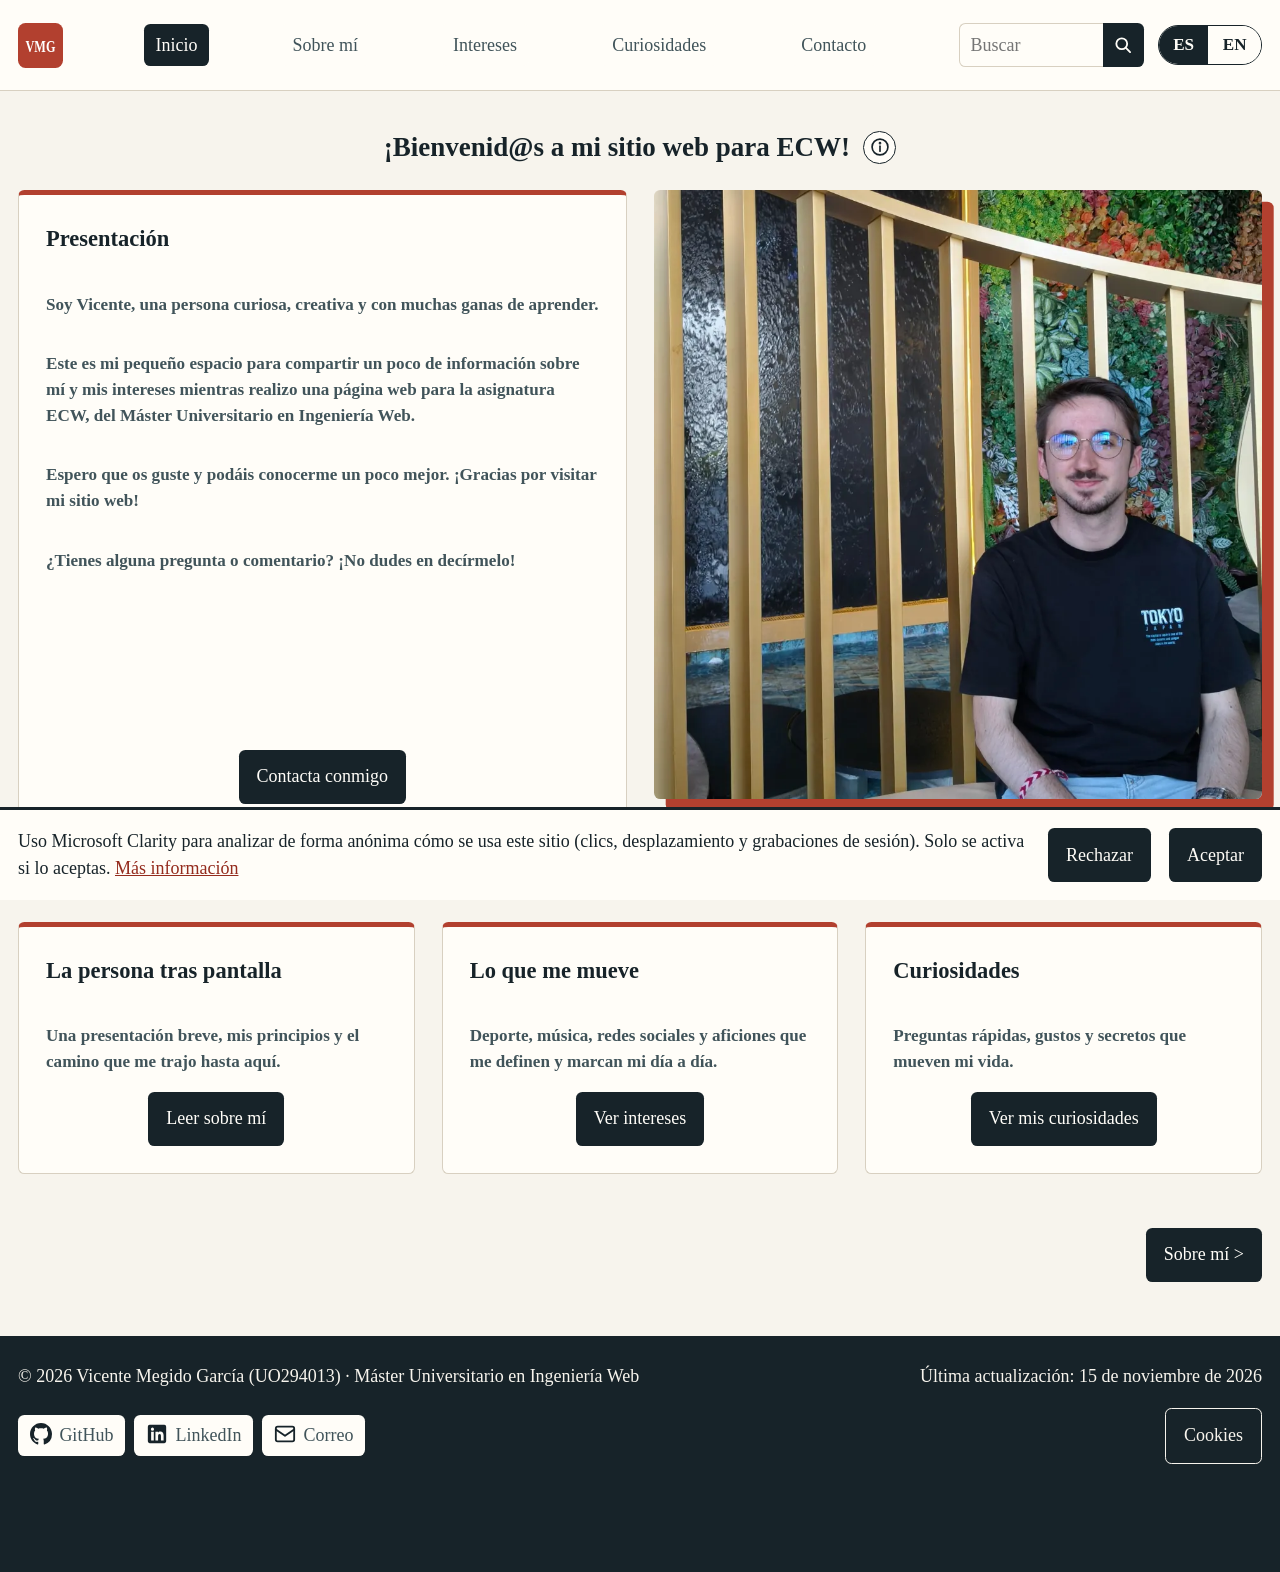
<file: index.html>
<!DOCTYPE html>
<html lang="es">
    <head>
        <meta charset="utf-8">
        <meta name="author" content="Vicente Megido García (UO294013)">
        <meta name="description" content="Sitio web personal de UO294013, estudiante del Máster Universitario en Ingeniería Web." data-i18n-content="index.descripcion">
        <meta name="keywords" content="ingeniería web, portfolio, sitio personal">
        <meta name="viewport" content="width=device-width, initial-scale=1.0">
        <title data-i18n="index.titulo">Inicio | Vicente Megido García</title>
        <link rel="icon" type="image/x-icon" href="multimedia/favicon.ico">
        <link rel="stylesheet" href="estilos/layout.css">
        <link rel="stylesheet" href="estilos/estilo.css">
        <noscript><link rel="stylesheet" href="estilos/sin-js.css"></noscript>
        <script src="scripts/textos.js" defer></script>
        <script src="scripts/cookies.js" defer></script>
        <script src="scripts/menu.js" defer></script>
        <script src="scripts/idioma.js" defer></script>
        <script src="scripts/ayuda.js" defer></script>
    </head>
    <body>
        <header data-menu="cerrado">
            <a href="index.html"><img src="multimedia/logo.svg" width="40" height="40" alt="Vicente Megido García - Inicio" data-i18n-alt="menu.logo"></a>
            <button type="button" aria-expanded="false" hidden><img src="multimedia/menu.svg" width="24" height="24" alt=""><span data-i18n="menu.etiqueta">Menú</span></button>
            <nav aria-label="Navegación principal" data-i18n-aria-label="nav.principal">
                <ul>
                    <li><a href="index.html" aria-current="page" data-i18n="nav.inicio">Inicio</a></li>
                    <li><a href="sobre-mi.html" data-i18n="nav.sobre-mi">Sobre mí</a></li>
                    <li><a href="intereses.html" data-i18n="nav.intereses">Intereses</a></li>
                    <li><a href="curiosidades.html" data-i18n="nav.curiosidades">Curiosidades</a></li>
                    <li><a href="contacto.html" data-i18n="nav.contacto">Contacto</a></li>
                </ul>
            </nav>
            <search>
                <form action="buscar.html">
                    <input type="search" name="q" required placeholder="Buscar" title="Buscar" aria-label="Buscar" data-i18n-placeholder="buscar.placeholder" data-i18n-title="buscar.placeholder" data-i18n-aria-label="buscar.placeholder">
                    <button type="submit" aria-label="Buscar" data-i18n-aria-label="buscar.boton"><img src="multimedia/buscar.svg" width="20" height="20" alt=""></button>
                </form>
            </search>
            <fieldset hidden>
                <legend data-i18n="idioma.etiqueta">Idioma</legend>
                <label><input type="radio" name="idioma" value="es" title="Español" aria-label="Español" checked><span>ES</span></label>
                <label><input type="radio" name="idioma" value="en" title="English" aria-label="English"><span>EN</span></label>
            </fieldset>
        </header>
        <main>
            <header>
                <h1 data-i18n="index.bienvenida">¡Bienvenid@s a mi sitio web para ECW!</h1>
                <button type="button" aria-label="Ayuda sobre esta sección" data-i18n-aria-label="ayuda.abrir" hidden><img src="multimedia/info.svg" width="20" height="20" alt=""></button>
                <dialog aria-label="Ayuda" data-i18n-aria-label="ayuda.titulo">
                    <h2 data-i18n="ayuda.titulo">Ayuda</h2>
                    <p data-i18n="ayuda.index">Esta es la portada. Desde aquí puedes leer una breve presentación y entrar en cada sección con las tarjetas o con el menú superior.</p>
                    <form method="dialog">
                        <button type="submit" data-i18n="ayuda.cerrar">Cerrar</button>
                    </form>
                </dialog>
            </header>
            <section aria-label="Presentación" data-i18n-aria-label="index.sec-presentacion">
                <article>
                    <h2 data-i18n="index.presentacion.titulo">Presentación</h2>
                    <p data-i18n="index.presentacion.p1">Soy Vicente, una persona curiosa, creativa y con muchas ganas de aprender.</p>
                    <p data-i18n="index.presentacion.p2">Este es mi pequeño espacio para compartir un poco de información sobre mí y mis intereses mientras realizo una página web para la asignatura ECW, del Máster Universitario en Ingeniería Web.</p>
                    <p data-i18n="index.presentacion.p3">Espero que os guste y podáis conocerme un poco mejor. ¡Gracias por visitar mi sitio web!</p>
                    <p data-i18n="index.presentacion.p4">¿Tienes alguna pregunta o comentario? ¡No dudes en decírmelo!</p>
                    <a href="contacto.html" data-i18n="index.presentacion.enlace">Contacta conmigo</a>
                </article>
                <figure>
                    <img src="multimedia/vicente.webp" width="960" height="960" alt="Yo, Vicente Megido García, creador de este sitio web" data-i18n-alt="index.foto.alt">
                    <figcaption data-i18n="index.foto.pie">Vicente Megido García, estudiante del Máster Universitario en Ingeniería Web</figcaption>
                </figure>
            </section>
            <section aria-label="Secciones del sitio" data-i18n-aria-label="index.sec-secciones">
                <article>
                    <h2 data-i18n="index.sobre-mi.titulo">La persona tras pantalla</h2>
                    <p data-i18n="index.sobre-mi.texto">Una presentación breve, mis principios y el camino que me trajo hasta aquí.</p>
                    <a href="sobre-mi.html" data-i18n="index.sobre-mi.enlace">Leer sobre mí</a>
                </article>
                <article>
                    <h2 data-i18n="index.intereses.titulo">Lo que me mueve</h2>
                    <p data-i18n="index.intereses.texto">Deporte, música, redes sociales y aficiones que me definen y marcan mi día a día.</p>
                    <a href="intereses.html" data-i18n="index.intereses.enlace">Ver intereses</a>
                </article>
                <article>
                    <h2 data-i18n="index.curiosidades.titulo">Curiosidades</h2>
                    <p data-i18n="index.curiosidades.texto">Una selección de preguntas rápidas, curiosidades y secretos que mueven mi vida.</p>
                    <a href="curiosidades.html" data-i18n="index.curiosidades.enlace">Ver mis curiosidades</a>
                </article>
            </section>
            <nav aria-label="Páginas anterior y siguiente" data-i18n-aria-label="nav.paginas">
                <a rel="next" href="sobre-mi.html" data-i18n="nav.sobre-mi">Sobre mí</a>
            </nav>
        </main>
        <footer>
            <p data-i18n="pie.copyright">© 2026 Vicente Megido García (UO294013) · Máster Universitario en Ingeniería Web</p>
            <p><span data-i18n="pie.actualizacion">Última actualización:</span> <time datetime="2026-11-15">15 de noviembre de 2026</time></p>
            <nav aria-label="Redes sociales y correo" data-i18n-aria-label="pie.redes">
                <ul>
                    <li><a href="https://github.com/VicenteMG04" target="_blank" rel="noopener noreferrer"><img src="multimedia/github.svg" width="20" height="20" alt="">GitHub</a></li>
                    <li><a href="https://www.linkedin.com/in/vicente-megido-garc%C3%ADa-9a67a934b/" target="_blank" rel="noopener noreferrer"><img src="multimedia/linkedin.svg" width="20" height="20" alt="">LinkedIn</a></li>
                    <li><a href="mailto:vicentemegidogarcia@gmail.com"><img src="multimedia/correo.svg" width="20" height="20" alt=""><span data-i18n="pie.correo">Correo</span></a></li>
                </ul>
            </nav>
        </footer>
    </body>
</html>
</file>
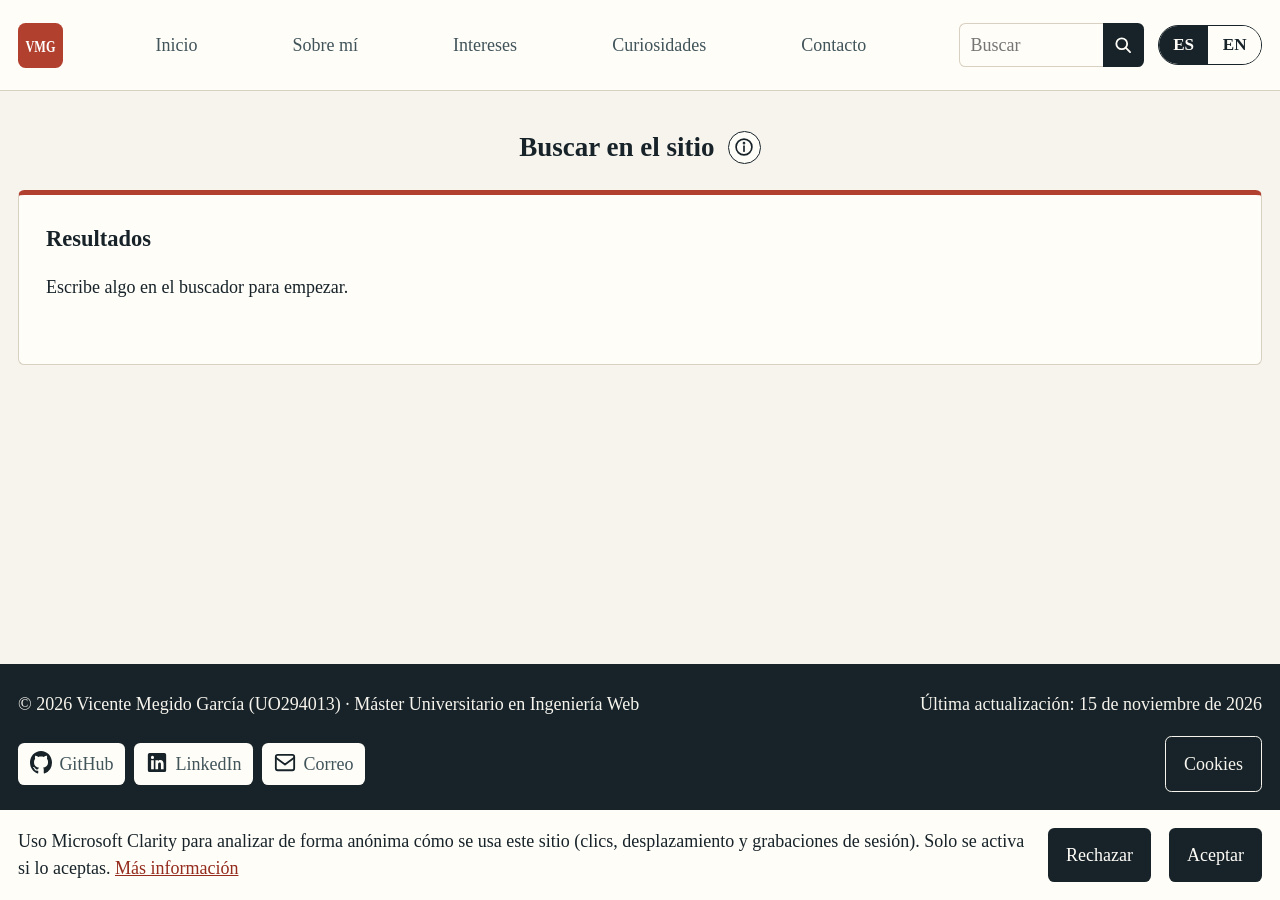
<file: buscar.html>
<!DOCTYPE html>
<html lang="es">
    <head>
        <meta charset="utf-8">
        <meta name="author" content="Vicente Megido García (UO294013)">
        <meta name="description" content="Buscador del sitio web personal de UO294013." data-i18n-content="buscar.descripcion">
        <meta name="viewport" content="width=device-width, initial-scale=1.0">
        <title data-i18n="buscar.titulo">Buscar | Vicente Megido García</title>
        <link rel="icon" type="image/x-icon" href="multimedia/favicon.ico">
        <link rel="stylesheet" href="estilos/layout.css">
        <link rel="stylesheet" href="estilos/estilo.css">
        <noscript><link rel="stylesheet" href="estilos/sin-js.css"></noscript>
        <script src="scripts/textos.js" defer></script>
        <script src="scripts/cookies.js" defer></script>
        <script src="scripts/menu.js" defer></script>
        <script src="scripts/idioma.js" defer></script>
        <script src="scripts/ayuda.js" defer></script>
        <script src="scripts/buscador.js" defer></script>
    </head>
    <body>
        <header data-menu="cerrado">
            <a href="index.html"><img src="multimedia/logo.svg" width="40" height="40" alt="Vicente Megido García - Inicio" data-i18n-alt="menu.logo"></a>
            <button type="button" aria-expanded="false" hidden><img src="multimedia/menu.svg" width="24" height="24" alt=""><span data-i18n="menu.etiqueta">Menú</span></button>
            <nav aria-label="Navegación principal" data-i18n-aria-label="nav.principal">
                <ul>
                    <li><a href="index.html" data-i18n="nav.inicio">Inicio</a></li>
                    <li><a href="sobre-mi.html" data-i18n="nav.sobre-mi">Sobre mí</a></li>
                    <li><a href="intereses.html" data-i18n="nav.intereses">Intereses</a></li>
                    <li><a href="curiosidades.html" data-i18n="nav.curiosidades">Curiosidades</a></li>
                    <li><a href="contacto.html" data-i18n="nav.contacto">Contacto</a></li>
                </ul>
            </nav>
            <search>
                <form action="buscar.html">
                    <input type="search" name="q" required placeholder="Buscar" title="Buscar" aria-label="Buscar" data-i18n-placeholder="buscar.placeholder" data-i18n-title="buscar.placeholder" data-i18n-aria-label="buscar.placeholder">
                    <button type="submit" aria-label="Buscar" data-i18n-aria-label="buscar.boton"><img src="multimedia/buscar.svg" width="20" height="20" alt=""></button>
                </form>
            </search>
            <fieldset hidden>
                <legend data-i18n="idioma.etiqueta">Idioma</legend>
                <label><input type="radio" name="idioma" value="es" title="Español" aria-label="Español" checked><span>ES</span></label>
                <label><input type="radio" name="idioma" value="en" title="English" aria-label="English"><span>EN</span></label>
            </fieldset>
        </header>
        <main>
            <header>
                <h1 data-i18n="buscar.h2">Buscar en el sitio</h1>
                <button type="button" aria-label="Ayuda sobre esta sección" data-i18n-aria-label="ayuda.abrir" hidden><img src="multimedia/info.svg" width="20" height="20" alt=""></button>
                <dialog aria-label="Ayuda" data-i18n-aria-label="ayuda.titulo">
                    <h2 data-i18n="ayuda.titulo">Ayuda</h2>
                    <p data-i18n="ayuda.buscar">Escribe una o varias palabras: se buscan en todas las páginas del sitio, sin distinguir mayúsculas ni tildes. Si escribes varias, deben aparecer todas en el mismo texto.</p>
                    <form method="dialog">
                        <button type="submit" data-i18n="ayuda.cerrar">Cerrar</button>
                    </form>
                </dialog>
            </header>
            <section aria-label="Resultados de la búsqueda" data-i18n-aria-label="buscar.sec">
                <article>
                    <h2 data-i18n="buscar.resultados">Resultados</h2>
                    <output></output>
                    <ol></ol>
                    <noscript>
                        <p data-i18n="buscar.sin-js">Para usar el buscador necesitas activar JavaScript. Mientras tanto, puedes navegar con el menú superior.</p>
                    </noscript>
                </article>
            </section>
        </main>
        <footer>
            <p data-i18n="pie.copyright">© 2026 Vicente Megido García (UO294013) · Máster Universitario en Ingeniería Web</p>
            <p><span data-i18n="pie.actualizacion">Última actualización:</span> <time datetime="2026-11-15">15 de noviembre de 2026</time></p>
            <nav aria-label="Redes sociales y correo" data-i18n-aria-label="pie.redes">
                <ul>
                    <li><a href="https://github.com/VicenteMG04" target="_blank" rel="noopener noreferrer"><img src="multimedia/github.svg" width="20" height="20" alt="">GitHub</a></li>
                    <li><a href="https://www.linkedin.com/in/vicente-megido-garc%C3%ADa-9a67a934b/" target="_blank" rel="noopener noreferrer"><img src="multimedia/linkedin.svg" width="20" height="20" alt="">LinkedIn</a></li>
                    <li><a href="mailto:vicentemegidogarcia@gmail.com"><img src="multimedia/correo.svg" width="20" height="20" alt=""><span data-i18n="pie.correo">Correo</span></a></li>
                </ul>
            </nav>
        </footer>
    </body>
</html>
</file>
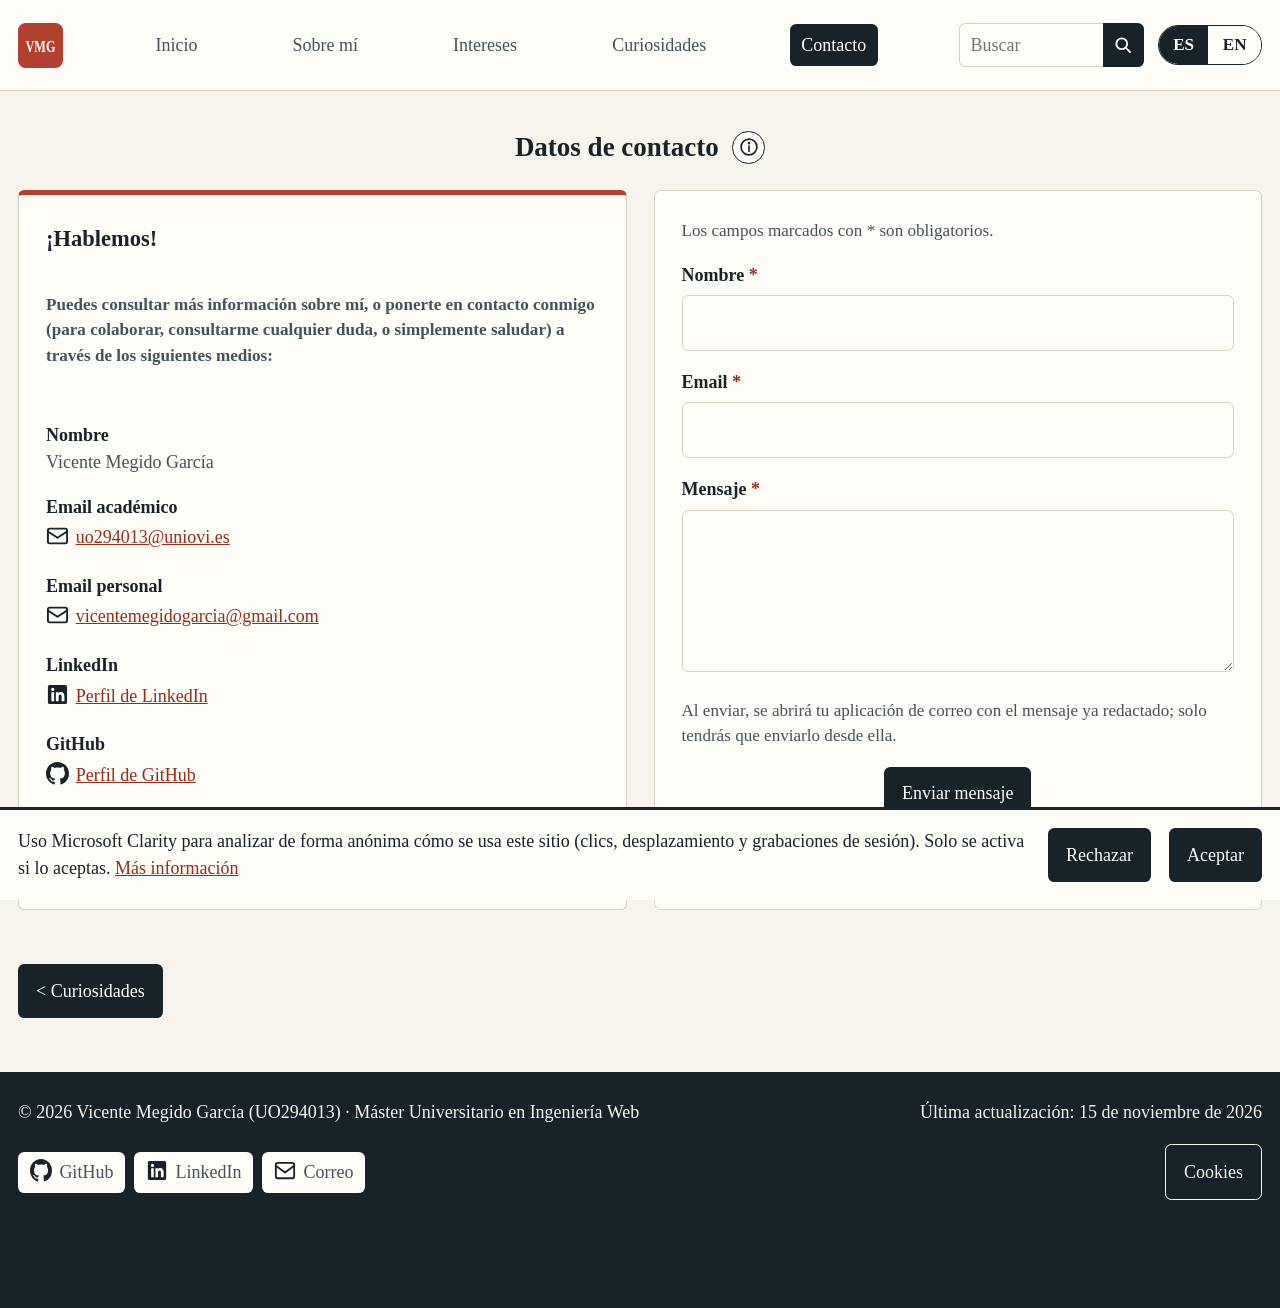
<file: contacto.html>
<!DOCTYPE html>
<html lang="es">
    <head>
        <meta charset="utf-8">
        <meta name="author" content="Vicente Megido García (UO294013)">
        <meta name="description" content="Datos de contacto y formulario del sitio web personal de UO294013." data-i18n-content="contacto.descripcion">
        <meta name="keywords" content="contacto, email, formulario, ingeniería web">
        <meta name="viewport" content="width=device-width, initial-scale=1.0">
        <title data-i18n="contacto.titulo">Contacto | Vicente Megido García</title>
        <link rel="icon" type="image/x-icon" href="multimedia/favicon.ico">
        <link rel="stylesheet" href="estilos/layout.css">
        <link rel="stylesheet" href="estilos/estilo.css">
        <noscript><link rel="stylesheet" href="estilos/sin-js.css"></noscript>
        <script src="scripts/textos.js" defer></script>
        <script src="scripts/cookies.js" defer></script>
        <script src="scripts/menu.js" defer></script>
        <script src="scripts/idioma.js" defer></script>
        <script src="scripts/ayuda.js" defer></script>
        <script src="scripts/formulario.js" defer></script>
    </head>
    <body>
        <header data-menu="cerrado">
            <a href="index.html"><img src="multimedia/logo.svg" width="40" height="40" alt="Vicente Megido García - Inicio" data-i18n-alt="menu.logo"></a>
            <button type="button" aria-expanded="false" hidden><img src="multimedia/menu.svg" width="24" height="24" alt=""><span data-i18n="menu.etiqueta">Menú</span></button>
            <nav aria-label="Navegación principal" data-i18n-aria-label="nav.principal">
                <ul>
                    <li><a href="index.html" data-i18n="nav.inicio">Inicio</a></li>
                    <li><a href="sobre-mi.html" data-i18n="nav.sobre-mi">Sobre mí</a></li>
                    <li><a href="intereses.html" data-i18n="nav.intereses">Intereses</a></li>
                    <li><a href="curiosidades.html" data-i18n="nav.curiosidades">Curiosidades</a></li>
                    <li><a href="contacto.html" aria-current="page" data-i18n="nav.contacto">Contacto</a></li>
                </ul>
            </nav>
            <search>
                <form action="buscar.html">
                    <input type="search" name="q" required placeholder="Buscar" title="Buscar" aria-label="Buscar" data-i18n-placeholder="buscar.placeholder" data-i18n-title="buscar.placeholder" data-i18n-aria-label="buscar.placeholder">
                    <button type="submit" aria-label="Buscar" data-i18n-aria-label="buscar.boton"><img src="multimedia/buscar.svg" width="20" height="20" alt=""></button>
                </form>
            </search>
            <fieldset hidden>
                <legend data-i18n="idioma.etiqueta">Idioma</legend>
                <label><input type="radio" name="idioma" value="es" title="Español" aria-label="Español" checked><span>ES</span></label>
                <label><input type="radio" name="idioma" value="en" title="English" aria-label="English"><span>EN</span></label>
            </fieldset>
        </header>
        <main>
            <header>
                <h1 data-i18n="contacto.h2">Datos de contacto</h1>
                <button type="button" aria-label="Ayuda sobre esta sección" data-i18n-aria-label="ayuda.abrir" hidden><img src="multimedia/info.svg" width="20" height="20" alt=""></button>
                <dialog aria-label="Ayuda" data-i18n-aria-label="ayuda.titulo">
                    <h2 data-i18n="ayuda.titulo">Ayuda</h2>
                    <p data-i18n="ayuda.contacto">Puedes escribirme por correo, LinkedIn o GitHub. Si usas el formulario, se abrirá tu aplicación de correo con el mensaje preparado para enviarlo.</p>
                    <form method="dialog">
                        <button type="submit" data-i18n="ayuda.cerrar">Cerrar</button>
                    </form>
                </dialog>
            </header>
            <section aria-label="Datos y formulario de contacto" data-i18n-aria-label="contacto.sec-datos">
                <article>
                    <h2 data-i18n="contacto.hablemos">¡Hablemos!</h2>
                    <p data-i18n="contacto.intro">Puedes consultar más información sobre mí, o ponerte en contacto conmigo (para colaborar, consultarme cualquier duda, o simplemente saludar) a través de los siguientes medios:</p>
                    <dl>
                        <dt data-i18n="contacto.nombre">Nombre</dt>
                        <dd>Vicente Megido García</dd>
                        <dt data-i18n="contacto.email-academico">Email académico</dt>
                        <dd><a href="mailto:uo294013@uniovi.es"><img src="multimedia/correo.svg" width="20" height="20" alt="">uo294013@uniovi.es</a></dd>
                        <dt data-i18n="contacto.email-personal">Email personal</dt>
                        <dd><a href="mailto:vicentemegidogarcia@gmail.com"><img src="multimedia/correo.svg" width="20" height="20" alt="">vicentemegidogarcia@gmail.com</a></dd>
                        <dt>LinkedIn</dt>
                        <dd><a href="https://www.linkedin.com/in/vicente-megido-garc%C3%ADa-9a67a934b/" target="_blank" rel="noopener noreferrer"><img src="multimedia/linkedin.svg" width="20" height="20" alt=""><span data-i18n="contacto.linkedin">Perfil de LinkedIn</span></a></dd>
                        <dt>GitHub</dt>
                        <dd><a href="https://github.com/VicenteMG04" target="_blank" rel="noopener noreferrer"><img src="multimedia/github.svg" width="20" height="20" alt=""><span data-i18n="contacto.github">Perfil de GitHub</span></a></dd>
                        <dt data-i18n="contacto.ubicacion">Ubicación</dt>
                        <dd data-i18n="contacto.ubicacion-valor">Oviedo, Principado de Asturias</dd>
                    </dl>
                </article>
                <form data-destinatario="uo294013@uniovi.es">
                    <p data-i18n="formulario.obligatorio">Los campos marcados con * son obligatorios.</p>
                    <label>
                        <span data-i18n="formulario.nombre">Nombre</span><span aria-hidden="true"> *</span>
                        <input name="nombre" autocomplete="name" title="Nombre" data-i18n-title="formulario.nombre" required>
                    </label>
                    <label>
                        <span data-i18n="formulario.email">Email</span><span aria-hidden="true"> *</span>
                        <input name="email" type="email" autocomplete="email" title="Email" data-i18n-title="formulario.email" required>
                    </label>
                    <label>
                        <span data-i18n="formulario.mensaje">Mensaje</span><span aria-hidden="true"> *</span>
                        <textarea name="mensaje" title="Mensaje" data-i18n-title="formulario.mensaje" required></textarea>
                    </label>
                    <p data-i18n="formulario.ayuda">Al enviar, se abrirá tu aplicación de correo con el mensaje ya redactado; solo tendrás que enviarlo desde ella.</p>
                    <button type="submit" data-i18n="formulario.enviar">Enviar mensaje</button>
                    <output></output>
                    <noscript>
                        <p data-i18n="formulario.sin-js">Para usar el formulario necesitas activar JavaScript. Mientras tanto, puedes escribirme directamente a uo294013@uniovi.es.</p>
                    </noscript>
                </form>
            </section>
            <nav aria-label="Páginas anterior y siguiente" data-i18n-aria-label="nav.paginas">
                <a rel="prev" href="curiosidades.html" data-i18n="nav.curiosidades">Curiosidades</a>
            </nav>
        </main>
        <footer>
            <p data-i18n="pie.copyright">© 2026 Vicente Megido García (UO294013) · Máster Universitario en Ingeniería Web</p>
            <p><span data-i18n="pie.actualizacion">Última actualización:</span> <time datetime="2026-11-15">15 de noviembre de 2026</time></p>
            <nav aria-label="Redes sociales y correo" data-i18n-aria-label="pie.redes">
                <ul>
                    <li><a href="https://github.com/VicenteMG04" target="_blank" rel="noopener noreferrer"><img src="multimedia/github.svg" width="20" height="20" alt="">GitHub</a></li>
                    <li><a href="https://www.linkedin.com/in/vicente-megido-garc%C3%ADa-9a67a934b/" target="_blank" rel="noopener noreferrer"><img src="multimedia/linkedin.svg" width="20" height="20" alt="">LinkedIn</a></li>
                    <li><a href="mailto:vicentemegidogarcia@gmail.com"><img src="multimedia/correo.svg" width="20" height="20" alt=""><span data-i18n="pie.correo">Correo</span></a></li>
                </ul>
            </nav>
        </footer>
    </body>
</html>
</file>
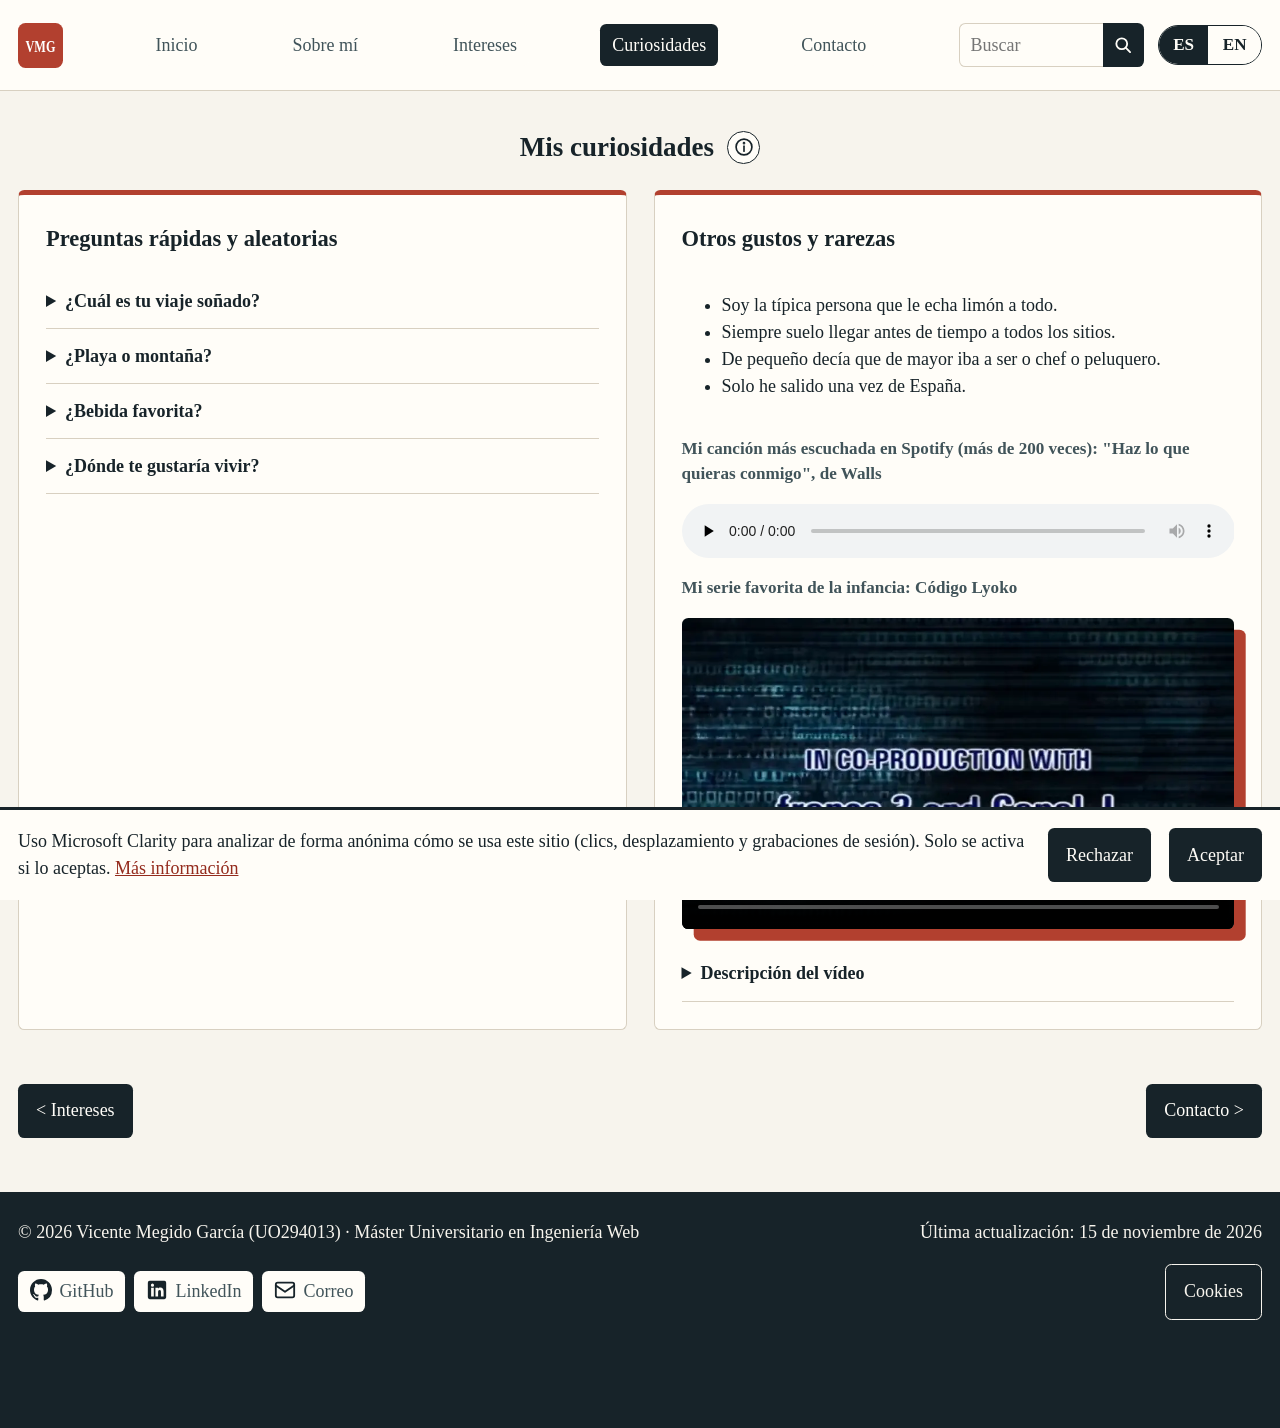
<file: curiosidades.html>
<!DOCTYPE html>
<html lang="es">
    <head>
        <meta charset="utf-8">
        <meta name="author" content="Vicente Megido García (UO294013)">
        <meta name="description" content="Datos de interés sobre mí y otras curiosidades." data-i18n-content="curiosidades.descripcion">
        <meta name="keywords" content="intereses, curiosidades, preguntas rápidas">
        <meta name="viewport" content="width=device-width, initial-scale=1.0">
        <title data-i18n="curiosidades.titulo">Curiosidades | Vicente Megido García</title>
        <link rel="icon" type="image/x-icon" href="multimedia/favicon.ico">
        <link rel="stylesheet" href="estilos/layout.css">
        <link rel="stylesheet" href="estilos/estilo.css">
        <noscript><link rel="stylesheet" href="estilos/sin-js.css"></noscript>
        <script src="scripts/textos.js" defer></script>
        <script src="scripts/cookies.js" defer></script>
        <script src="scripts/menu.js" defer></script>
        <script src="scripts/idioma.js" defer></script>
        <script src="scripts/ayuda.js" defer></script>
    </head>
    <body>
        <header data-menu="cerrado">
            <a href="index.html"><img src="multimedia/logo.svg" width="40" height="40" alt="Vicente Megido García - Inicio" data-i18n-alt="menu.logo"></a>
            <button type="button" aria-expanded="false" hidden><img src="multimedia/menu.svg" width="24" height="24" alt=""><span data-i18n="menu.etiqueta">Menú</span></button>
            <nav aria-label="Navegación principal" data-i18n-aria-label="nav.principal">
                <ul>
                    <li><a href="index.html" data-i18n="nav.inicio">Inicio</a></li>
                    <li><a href="sobre-mi.html" data-i18n="nav.sobre-mi">Sobre mí</a></li>
                    <li><a href="intereses.html" data-i18n="nav.intereses">Intereses</a></li>
                    <li><a href="curiosidades.html" aria-current="page" data-i18n="nav.curiosidades">Curiosidades</a></li>
                    <li><a href="contacto.html" data-i18n="nav.contacto">Contacto</a></li>
                </ul>
            </nav>
            <search>
                <form action="buscar.html">
                    <input type="search" name="q" required placeholder="Buscar" title="Buscar" aria-label="Buscar" data-i18n-placeholder="buscar.placeholder" data-i18n-title="buscar.placeholder" data-i18n-aria-label="buscar.placeholder">
                    <button type="submit" aria-label="Buscar" data-i18n-aria-label="buscar.boton"><img src="multimedia/buscar.svg" width="20" height="20" alt=""></button>
                </form>
            </search>
            <fieldset hidden>
                <legend data-i18n="idioma.etiqueta">Idioma</legend>
                <label><input type="radio" name="idioma" value="es" title="Español" aria-label="Español" checked><span>ES</span></label>
                <label><input type="radio" name="idioma" value="en" title="English" aria-label="English"><span>EN</span></label>
            </fieldset>
        </header>
        <main>
            <header>
                <h1 data-i18n="curiosidades.h2">Mis curiosidades</h1>
                <button type="button" aria-label="Ayuda sobre esta sección" data-i18n-aria-label="ayuda.abrir" hidden><img src="multimedia/info.svg" width="20" height="20" alt=""></button>
                <dialog aria-label="Ayuda" data-i18n-aria-label="ayuda.titulo">
                    <h2 data-i18n="ayuda.titulo">Ayuda</h2>
                    <p data-i18n="ayuda.curiosidades">Pulsa una pregunta para ver su respuesta. También puedes escuchar mi canción favorita y ver un vídeo: no se reproducen solos.</p>
                    <form method="dialog">
                        <button type="submit" data-i18n="ayuda.cerrar">Cerrar</button>
                    </form>
                </dialog>
            </header>
            <section aria-label="Curiosidades" data-i18n-aria-label="curiosidades.sec-curiosidades">
                <article>
                    <h2 data-i18n="curiosidades.preguntas.titulo">Preguntas rápidas y aleatorias</h2>
                    <details>
                        <summary data-i18n="curiosidades.q1">¿Cuál es tu viaje soñado?</summary>
                        <p data-i18n="curiosidades.a1">Japón. Quiero visitar el parque de atracciones Super Nintendo World y ver los bosques de sakura en flor.</p>
                    </details>
                    <details>
                        <summary data-i18n="curiosidades.q2">¿Playa o montaña?</summary>
                        <p data-i18n="curiosidades.a2">Quizás montaña. Me encanta la brisa del mar, pero nada supera el silbido de los bosques y el cantar de los pájaros.</p>
                    </details>
                    <details>
                        <summary data-i18n="curiosidades.q3">¿Bebida favorita?</summary>
                        <p data-i18n="curiosidades.a3">De relax: el café. Para el día a día: el agua. Para un momento de disfrute: la cerveza.</p>
                    </details>
                    <details>
                        <summary data-i18n="curiosidades.q4">¿Dónde te gustaría vivir?</summary>
                        <p data-i18n="curiosidades.a4">Sueño con tener mi propia casa, cerca de cualquier ciudad asturiana, pero en la tranquilidad de un pueblo.</p>
                    </details>
                </article>
                <article>
                    <h2 data-i18n="curiosidades.gustos.titulo">Otros gustos y rarezas</h2>
                    <ul>
                        <li data-i18n="curiosidades.c1">Soy la típica persona que le echa limón a todo.</li>
                        <li data-i18n="curiosidades.c2">Siempre suelo llegar antes de tiempo a todos los sitios.</li>
                        <li data-i18n="curiosidades.c3">De pequeño decía que de mayor iba a ser o chef o peluquero.</li>
                        <li data-i18n="curiosidades.c4">Solo he salido una vez de España.</li>
                    </ul>
                    <p data-i18n="curiosidades.cancion">Mi canción más escuchada en Spotify (más de 200 veces): "Haz lo que quieras conmigo", de Walls</p>
                    <audio controls preload="none" aria-label="Haz lo que quieras conmigo, de Walls" data-i18n-aria-label="curiosidades.audio-etiqueta">
                        <source src="multimedia/cancion.mp3" type="audio/mpeg">
                        <a href="multimedia/cancion.mp3" data-i18n="curiosidades.audio-alternativa">Descargar el audio</a>
                    </audio>
                    <p data-i18n="curiosidades.serie">Mi serie favorita de la infancia: Código Lyoko</p>
                    <video controls preload="none" poster="multimedia/poster.webp" width="960" height="540" aria-label="Fragmento de Código Lyoko" data-i18n-aria-label="curiosidades.video-etiqueta">
                        <source src="multimedia/video.mp4" type="video/mp4">
                        <a href="multimedia/video.mp4" data-i18n="curiosidades.video-alternativa">Descargar el vídeo</a>
                    </video>
                    <details>
                        <summary data-i18n="curiosidades.video-descripcion-titulo">Descripción del vídeo</summary>
                        <p data-i18n="curiosidades.video-descripcion">Introducción animada de Código Lyoko con la canción de apertura de la serie. Sobre un fondo de código informático van apareciendo los créditos de producción (coproducción de France 3 y Canal J, producida por Nicolas Atlan, dirigida por Jérôme Mouscadet, con Tania Palumbo como directora artística), alternados con imágenes de los protagonistas en silueta sobre el mundo virtual de Lyoko, y termina con el logotipo de la serie.</p>
                    </details>
                </article>
            </section>
            <nav aria-label="Páginas anterior y siguiente" data-i18n-aria-label="nav.paginas">
                <a rel="prev" href="intereses.html" data-i18n="nav.intereses">Intereses</a>
                <a rel="next" href="contacto.html" data-i18n="nav.contacto">Contacto</a>
            </nav>
        </main>
        <footer>
            <p data-i18n="pie.copyright">© 2026 Vicente Megido García (UO294013) · Máster Universitario en Ingeniería Web</p>
            <p><span data-i18n="pie.actualizacion">Última actualización:</span> <time datetime="2026-11-15">15 de noviembre de 2026</time></p>
            <nav aria-label="Redes sociales y correo" data-i18n-aria-label="pie.redes">
                <ul>
                    <li><a href="https://github.com/VicenteMG04" target="_blank" rel="noopener noreferrer"><img src="multimedia/github.svg" width="20" height="20" alt="">GitHub</a></li>
                    <li><a href="https://www.linkedin.com/in/vicente-megido-garc%C3%ADa-9a67a934b/" target="_blank" rel="noopener noreferrer"><img src="multimedia/linkedin.svg" width="20" height="20" alt="">LinkedIn</a></li>
                    <li><a href="mailto:vicentemegidogarcia@gmail.com"><img src="multimedia/correo.svg" width="20" height="20" alt=""><span data-i18n="pie.correo">Correo</span></a></li>
                </ul>
            </nav>
        </footer>
    </body>
</html>
</file>
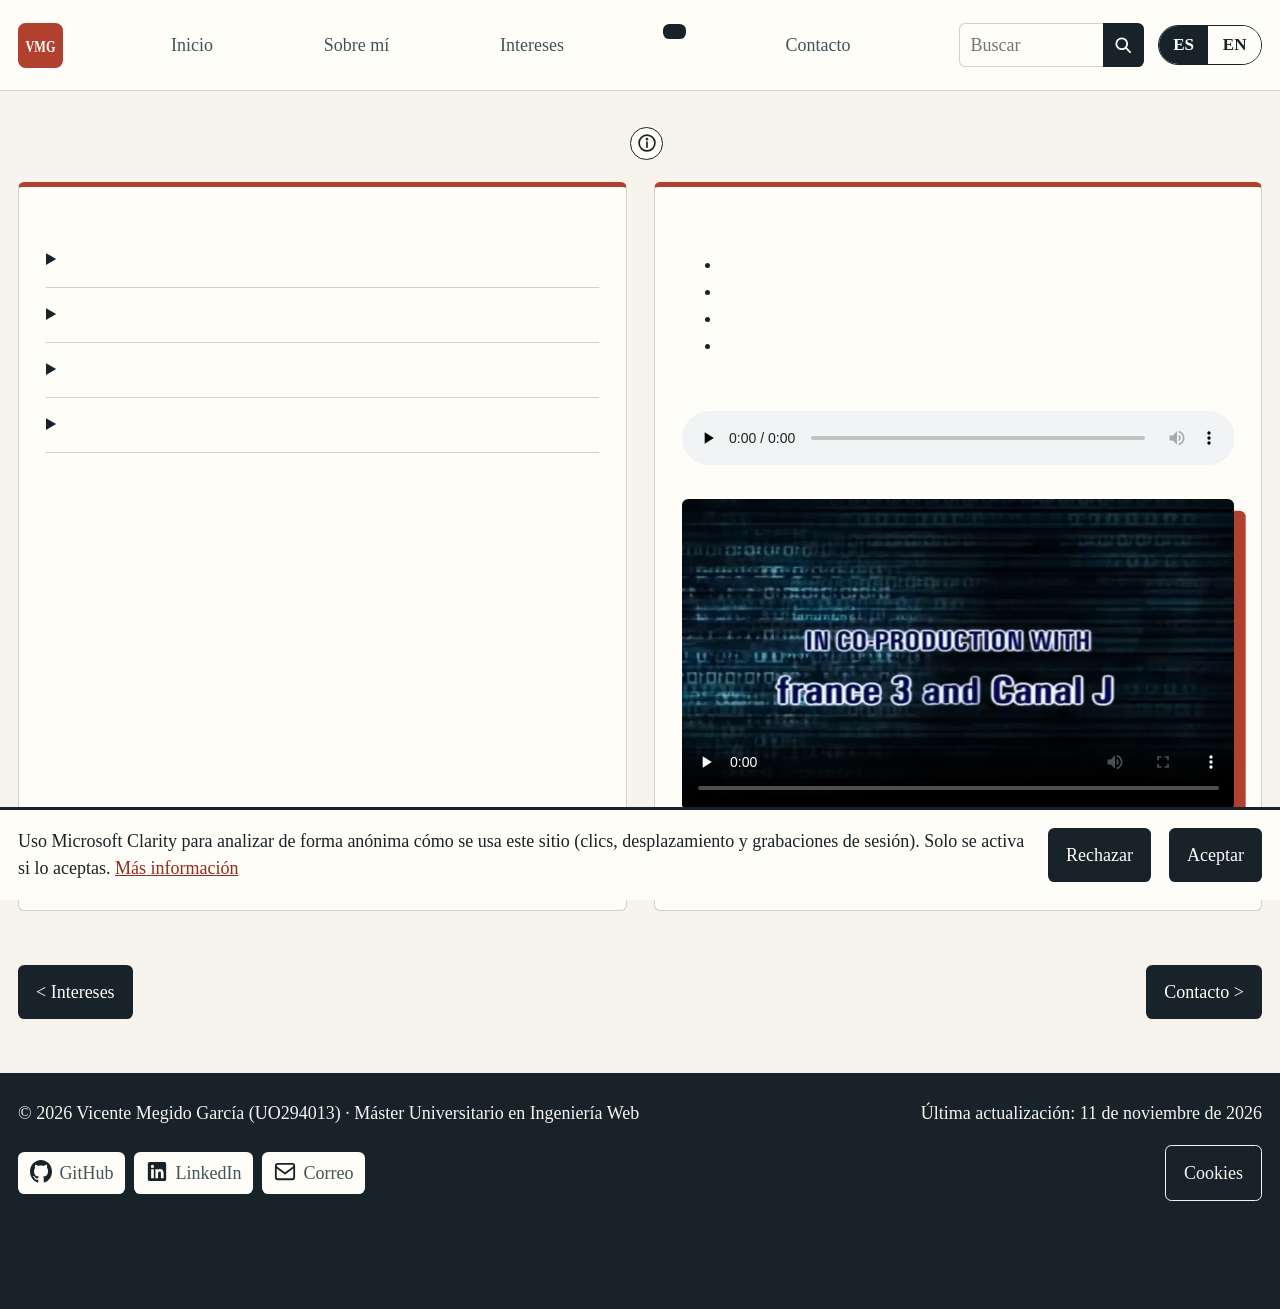
<file: indispensables.html>
<!DOCTYPE html>
<html lang="es">
    <head>
        <meta charset="utf-8">
        <meta name="author" content="Vicente Megido García (UO294013)">
        <meta name="description" content="Datos de interés sobre mí y otras curiosidades." data-i18n-content="indispensables.descripcion">
        <meta name="keywords" content="intereses, curiosidades, preguntas rápidas, imprescindibles">
        <meta name="viewport" content="width=device-width, initial-scale=1.0">
        <title data-i18n="indispensables.titulo">Indispensables | Vicente Megido García</title>
        <link rel="icon" type="image/x-icon" href="multimedia/favicon.ico">
        <link rel="stylesheet" href="estilos/layout.css">
        <link rel="stylesheet" href="estilos/estilo.css">
        <noscript><link rel="stylesheet" href="estilos/sin-js.css"></noscript>
        <script src="scripts/textos.js" defer></script>
        <script src="scripts/cookies.js" defer></script>
        <script src="scripts/menu.js" defer></script>
        <script src="scripts/idioma.js" defer></script>
        <script src="scripts/ayuda.js" defer></script>
    </head>
    <body>
        <header data-menu="cerrado">
            <a href="index.html"><img src="multimedia/logo.svg" width="40" height="40" alt="Vicente Megido García - Inicio" data-i18n-alt="menu.logo"></a>
            <button type="button" aria-expanded="false" aria-label="Menú" data-i18n-aria-label="menu.etiqueta" hidden><img src="multimedia/menu.svg" width="24" height="24" alt=""></button>
            <nav aria-label="Navegación principal" data-i18n-aria-label="nav.principal">
                <ul>
                    <li><a href="index.html" data-i18n="nav.inicio">Inicio</a></li>
                    <li><a href="sobre-mi.html" data-i18n="nav.sobre-mi">Sobre mí</a></li>
                    <li><a href="intereses.html" data-i18n="nav.intereses">Intereses</a></li>
                    <li><a href="indispensables.html" aria-current="page" data-i18n="nav.indispensables">Indispensables</a></li>
                    <li><a href="contacto.html" data-i18n="nav.contacto">Contacto</a></li>
                </ul>
            </nav>
            <search>
                <form action="buscar.html">
                    <input type="search" name="q" required placeholder="Buscar" aria-label="Buscar" data-i18n-placeholder="buscar.placeholder" data-i18n-aria-label="buscar.placeholder">
                    <button type="submit" aria-label="Buscar" data-i18n-aria-label="buscar.boton"><img src="multimedia/buscar.svg" width="20" height="20" alt=""></button>
                </form>
            </search>
            <fieldset aria-label="Idioma" data-i18n-aria-label="idioma.etiqueta" hidden>
                <label><input type="radio" name="idioma" value="es" aria-label="Español" checked><span>ES</span></label>
                <label><input type="radio" name="idioma" value="en" aria-label="English"><span>EN</span></label>
            </fieldset>
        </header>
        <main>
            <header>
                <h1 data-i18n="indispensables.h2">Mis indispensables</h1>
                <button type="button" aria-label="Ayuda sobre esta sección" data-i18n-aria-label="ayuda.abrir" hidden><img src="multimedia/info.svg" width="20" height="20" alt=""></button>
                <dialog aria-label="Ayuda" data-i18n-aria-label="ayuda.titulo">
                    <h2 data-i18n="ayuda.titulo">Ayuda</h2>
                    <p data-i18n="ayuda.indispensables">Pulsa una pregunta para ver su respuesta. También puedes escuchar mi canción favorita y ver un vídeo: no se reproducen solos.</p>
                    <form method="dialog">
                        <button data-i18n="ayuda.cerrar">Cerrar</button>
                    </form>
                </dialog>
            </header>
            <section aria-label="Curiosidades" data-i18n-aria-label="indispensables.sec-curiosidades">
                <article>
                    <h2 data-i18n="indispensables.preguntas.titulo">Preguntas rápidas y aleatorias</h2>
                    <details>
                        <summary data-i18n="indispensables.q1">¿Cuál es tu viaje soñado?</summary>
                        <p data-i18n="indispensables.a1">Japón. Quiero visitar el parque de atracciones Super Nintendo World y ver los bosques de sakura en flor.</p>
                    </details>
                    <details>
                        <summary data-i18n="indispensables.q2">¿Playa o montaña?</summary>
                        <p data-i18n="indispensables.a2">Quizás montaña. Me encanta la brisa del mar, pero nada supera el silbido de los bosques y el cantar de los pájaros.</p>
                    </details>
                    <details>
                        <summary data-i18n="indispensables.q3">¿Bebida favorita?</summary>
                        <p data-i18n="indispensables.a3">De relax: el café. Para el día a día: el agua. Para un momento de disfrute: la cerveza.</p>
                    </details>
                    <details>
                        <summary data-i18n="indispensables.q4">¿Dónde te gustaría vivir?</summary>
                        <p data-i18n="indispensables.a4">Sueño con tener mi propia casa, cerca de cualquier ciudad asturiana, pero en la tranquilidad de un pueblo.</p>
                    </details>
                </article>
                <article>
                    <h2 data-i18n="indispensables.curiosidades.titulo">Curiosidades y otros gustos</h2>
                    <ul>
                        <li data-i18n="indispensables.c1">Soy la típica persona que le echa limón a todo.</li>
                        <li data-i18n="indispensables.c2">Siempre suelo llegar antes de tiempo a todos los sitios.</li>
                        <li data-i18n="indispensables.c3">De pequeño decía que de mayor iba a ser o chef o peluquero.</li>
                        <li data-i18n="indispensables.c4">Solo he salido una vez de España.</li>
                    </ul>
                    <p data-i18n="indispensables.cancion">Mi canción más escuchada en Spotify (más de 200 veces): "Haz lo que quieras conmigo", de Walls</p>
                    <audio controls preload="none" aria-label="Haz lo que quieras conmigo, de Walls" data-i18n-aria-label="indispensables.audio-etiqueta">
                        <source src="multimedia/cancion.mp3" type="audio/mpeg">
                        <a href="multimedia/cancion.mp3" data-i18n="indispensables.audio-alternativa">Descargar el audio</a>
                    </audio>
                    <p data-i18n="indispensables.serie">Mi serie favorita de la infancia: Código Lyoko</p>
                    <video controls preload="none" poster="multimedia/poster.webp" width="960" height="540" aria-label="Fragmento de Código Lyoko" data-i18n-aria-label="indispensables.video-etiqueta">
                        <source src="multimedia/video.mp4" type="video/mp4">
                        <a href="multimedia/video.mp4" data-i18n="indispensables.video-alternativa">Descargar el vídeo</a>
                    </video>
                    <details>
                        <summary data-i18n="indispensables.video-descripcion-titulo">Descripción del vídeo</summary>
                        <p data-i18n="indispensables.video-descripcion">Introducción animada de Código Lyoko con la canción de apertura de la serie. Sobre un fondo de código informático van apareciendo los créditos de producción (coproducción de France 3 y Canal J, producida por Nicolas Atlan, dirigida por Jérôme Mouscadet, con Tania Palumbo como directora artística), alternados con imágenes de los protagonistas en silueta sobre el mundo virtual de Lyoko, y termina con el logotipo de la serie.</p>
                    </details>
                </article>
            </section>
            <nav aria-label="Páginas anterior y siguiente" data-i18n-aria-label="nav.paginas">
                <a rel="prev" href="intereses.html" data-i18n="nav.intereses">Intereses</a>
                <a rel="next" href="contacto.html" data-i18n="nav.contacto">Contacto</a>
            </nav>
        </main>
        <footer>
            <p data-i18n="pie.copyright">© 2026 Vicente Megido García (UO294013) · Máster Universitario en Ingeniería Web</p>
            <p><span data-i18n="pie.actualizacion">Última actualización:</span> <time datetime="2026-11-11">11 de noviembre de 2026</time></p>
            <nav aria-label="Redes sociales y correo" data-i18n-aria-label="pie.redes">
                <ul>
                    <li><a href="https://github.com/VicenteMG04" target="_blank" rel="noopener noreferrer"><img src="multimedia/github.svg" width="20" height="20" alt="">GitHub</a></li>
                    <li><a href="https://www.linkedin.com/in/vicente-megido-garc%C3%ADa-9a67a934b/" target="_blank" rel="noopener noreferrer"><img src="multimedia/linkedin.svg" width="20" height="20" alt="">LinkedIn</a></li>
                    <li><a href="mailto:vicentemegidogarcia@gmail.com"><img src="multimedia/correo.svg" width="20" height="20" alt=""><span data-i18n="pie.correo">Correo</span></a></li>
                </ul>
            </nav>
        </footer>
    </body>
</html>
</file>
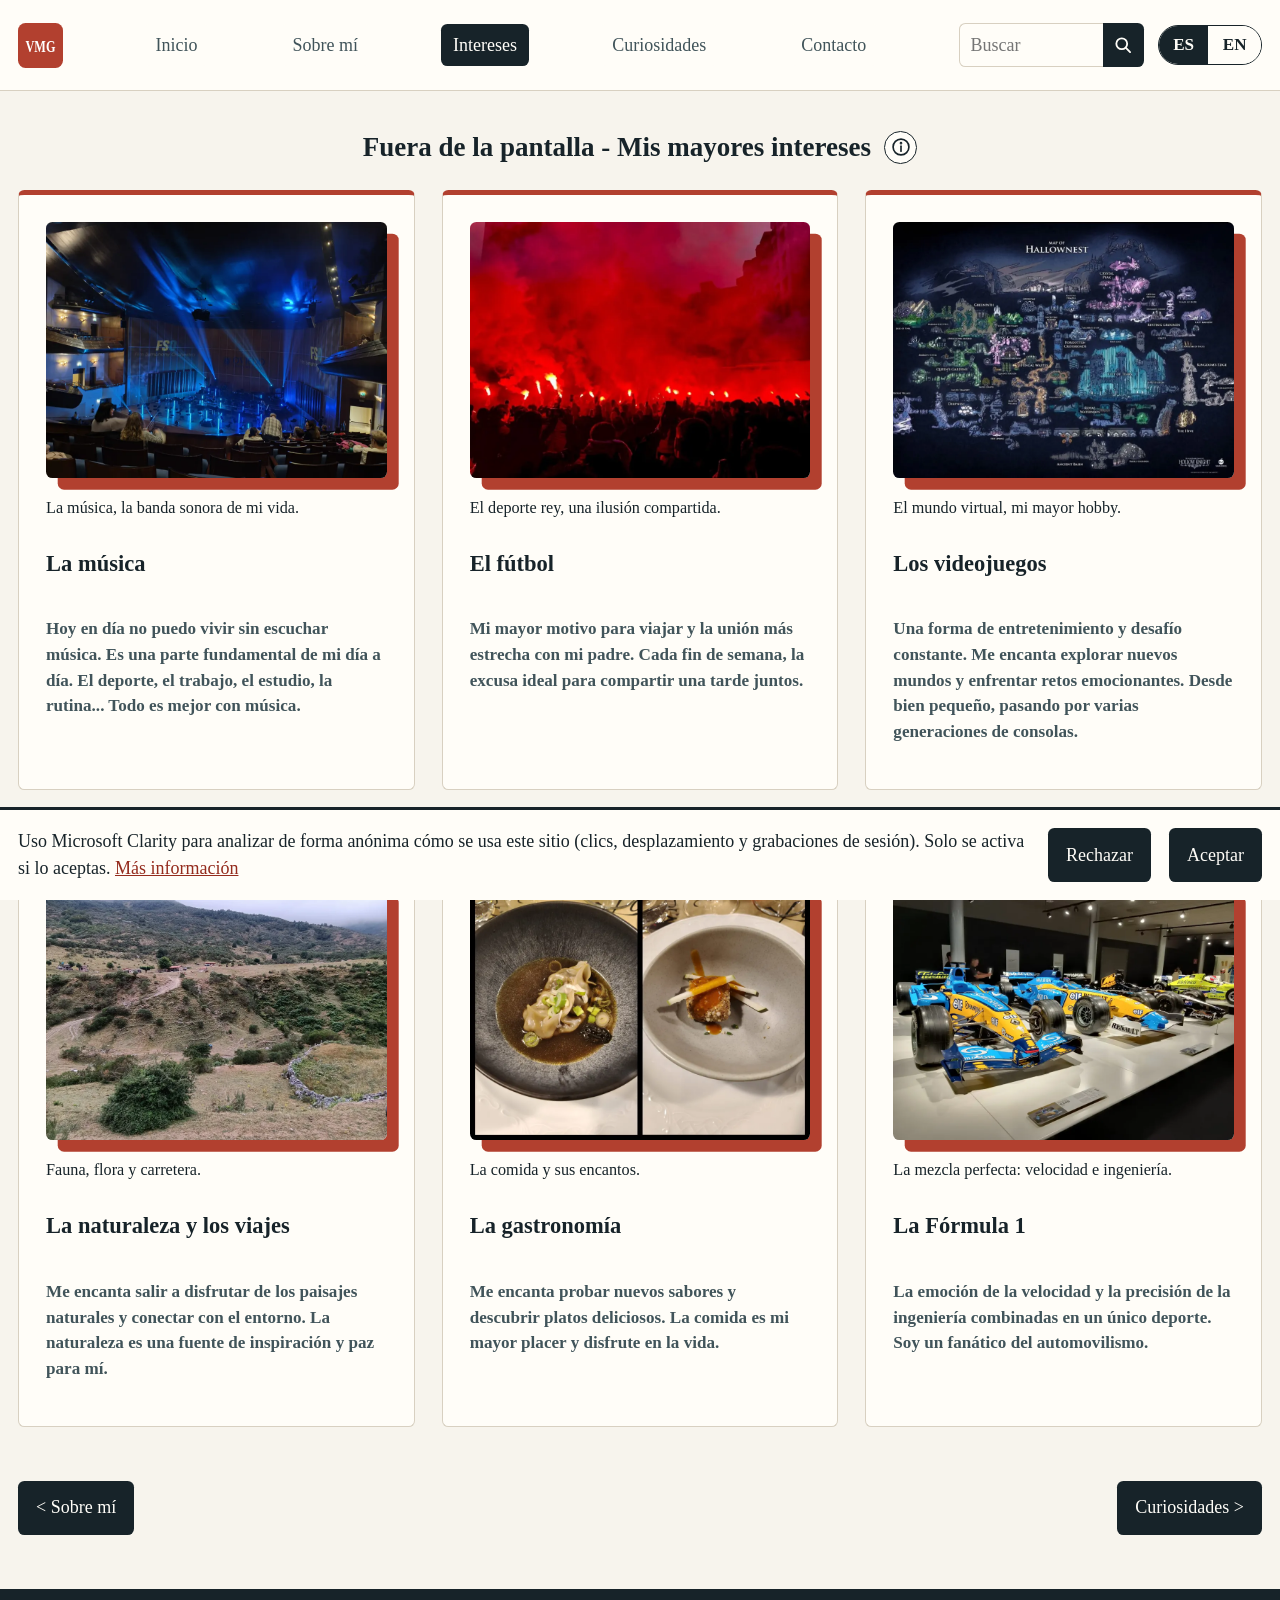
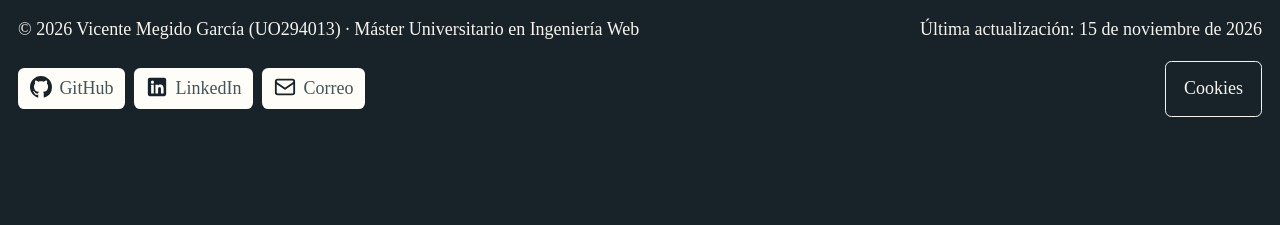
<file: intereses.html>
<!DOCTYPE html>
<html lang="es">
    <head>
        <meta charset="utf-8">
        <meta name="author" content="Vicente Megido García (UO294013)">
        <meta name="description" content="Aficiones y principales temas de interés." data-i18n-content="intereses.descripcion">
        <meta name="keywords" content="aficiones, música, fútbol, videojuegos, naturaleza, gastronomía, fórmula 1">
        <meta name="viewport" content="width=device-width, initial-scale=1.0">
        <title data-i18n="intereses.titulo">Intereses | Vicente Megido García</title>
        <link rel="icon" type="image/x-icon" href="multimedia/favicon.ico">
        <link rel="stylesheet" href="estilos/layout.css">
        <link rel="stylesheet" href="estilos/estilo.css">
        <noscript><link rel="stylesheet" href="estilos/sin-js.css"></noscript>
        <script src="scripts/textos.js" defer></script>
        <script src="scripts/cookies.js" defer></script>
        <script src="scripts/menu.js" defer></script>
        <script src="scripts/idioma.js" defer></script>
        <script src="scripts/ayuda.js" defer></script>
    </head>
    <body>
        <header data-menu="cerrado">
            <a href="index.html"><img src="multimedia/logo.svg" width="40" height="40" alt="Vicente Megido García - Inicio" data-i18n-alt="menu.logo"></a>
            <button type="button" aria-expanded="false" hidden><img src="multimedia/menu.svg" width="24" height="24" alt=""><span data-i18n="menu.etiqueta">Menú</span></button>
            <nav aria-label="Navegación principal" data-i18n-aria-label="nav.principal">
                <ul>
                    <li><a href="index.html" data-i18n="nav.inicio">Inicio</a></li>
                    <li><a href="sobre-mi.html" data-i18n="nav.sobre-mi">Sobre mí</a></li>
                    <li><a href="intereses.html" aria-current="page" data-i18n="nav.intereses">Intereses</a></li>
                    <li><a href="curiosidades.html" data-i18n="nav.curiosidades">Curiosidades</a></li>
                    <li><a href="contacto.html" data-i18n="nav.contacto">Contacto</a></li>
                </ul>
            </nav>
            <search>
                <form action="buscar.html">
                    <input type="search" name="q" required placeholder="Buscar" title="Buscar" aria-label="Buscar" data-i18n-placeholder="buscar.placeholder" data-i18n-title="buscar.placeholder" data-i18n-aria-label="buscar.placeholder">
                    <button type="submit" aria-label="Buscar" data-i18n-aria-label="buscar.boton"><img src="multimedia/buscar.svg" width="20" height="20" alt=""></button>
                </form>
            </search>
            <fieldset hidden>
                <legend data-i18n="idioma.etiqueta">Idioma</legend>
                <label><input type="radio" name="idioma" value="es" title="Español" aria-label="Español" checked><span>ES</span></label>
                <label><input type="radio" name="idioma" value="en" title="English" aria-label="English"><span>EN</span></label>
            </fieldset>
        </header>
        <main>
            <header>
                <h1 data-i18n="intereses.h2">Fuera de la pantalla - Mis mayores intereses</h1>
                <button type="button" aria-label="Ayuda sobre esta sección" data-i18n-aria-label="ayuda.abrir" hidden><img src="multimedia/info.svg" width="20" height="20" alt=""></button>
                <dialog aria-label="Ayuda" data-i18n-aria-label="ayuda.titulo">
                    <h2 data-i18n="ayuda.titulo">Ayuda</h2>
                    <p data-i18n="ayuda.intereses">Galería de mis aficiones. Cada tarjeta lleva una foto con su descripción; las imágenes se cargan a medida que te desplazas por la página.</p>
                    <form method="dialog">
                        <button type="submit" data-i18n="ayuda.cerrar">Cerrar</button>
                    </form>
                </dialog>
            </header>
            <section aria-label="Galería de intereses" data-i18n-aria-label="intereses.sec-galeria">
                <article>
                    <figure>
                        <img src="multimedia/concierto.webp" width="960" height="720" alt="Imagen del auditorio de Oviedo previo a un concierto de la FSO" data-i18n-alt="intereses.musica.alt">
                        <figcaption data-i18n="intereses.musica.pie">La música, la banda sonora de mi vida.</figcaption>
                    </figure>
                    <h2 data-i18n="intereses.musica.titulo">La música</h2>
                    <p data-i18n="intereses.musica.texto">Hoy en día no puedo vivir sin escuchar música. Es una parte fundamental de mi día a día. El deporte, el trabajo, el estudio, la rutina... Todo es mejor con música.</p>
                </article>
                <article>
                    <figure>
                        <img src="multimedia/futbol.webp" width="960" height="697" loading="lazy" alt="Recibimiento previo a un partido de fútbol" data-i18n-alt="intereses.futbol.alt">
                        <figcaption data-i18n="intereses.futbol.pie">El deporte rey, una ilusión compartida.</figcaption>
                    </figure>
                    <h2 data-i18n="intereses.futbol.titulo">El fútbol</h2>
                    <p data-i18n="intereses.futbol.texto">Mi mayor motivo para viajar y la unión más estrecha con mi padre. Cada fin de semana, la excusa ideal para compartir una tarde juntos.</p>
                </article>
                <article>
                    <figure>
                        <img src="multimedia/videojuegos.webp" width="960" height="680" loading="lazy" alt="Mapa de Hollow Knight, videojuego de acción y aventura" data-i18n-alt="intereses.videojuegos.alt">
                        <figcaption data-i18n="intereses.videojuegos.pie">El mundo virtual, mi mayor hobby.</figcaption>
                    </figure>
                    <h2 data-i18n="intereses.videojuegos.titulo">Los videojuegos</h2>
                    <p data-i18n="intereses.videojuegos.texto">Una forma de entretenimiento y desafío constante. Me encanta explorar nuevos mundos y enfrentar retos emocionantes. Desde bien pequeño, pasando por varias generaciones de consolas.</p>
                </article>
                <article>
                    <figure>
                        <img src="multimedia/naturaleza.webp" width="960" height="691" loading="lazy" alt="El paisaje del puerto de San Isidro, en la Cordillera Cantábrica" data-i18n-alt="intereses.naturaleza.alt">
                        <figcaption data-i18n="intereses.naturaleza.pie">Fauna, flora y carretera.</figcaption>
                    </figure>
                    <h2 data-i18n="intereses.naturaleza.titulo">La naturaleza y los viajes</h2>
                    <p data-i18n="intereses.naturaleza.texto">Me encanta salir a disfrutar de los paisajes naturales y conectar con el entorno. La naturaleza es una fuente de inspiración y paz para mí.</p>
                </article>
                <article>
                    <figure>
                        <img src="multimedia/gastronomia.webp" width="960" height="720" loading="lazy" alt="Platos de un menú delicatessen en un restaurante asturiano" data-i18n-alt="intereses.gastronomia.alt">
                        <figcaption data-i18n="intereses.gastronomia.pie">La comida y sus encantos.</figcaption>
                    </figure>
                    <h2 data-i18n="intereses.gastronomia.titulo">La gastronomía</h2>
                    <p data-i18n="intereses.gastronomia.texto">Me encanta probar nuevos sabores y descubrir platos deliciosos. La comida es mi mayor placer y disfrute en la vida.</p>
                </article>
                <article>
                    <figure>
                        <img src="multimedia/f1.webp" width="960" height="720" loading="lazy" alt="Museo Fernando Alonso" data-i18n-alt="intereses.f1.alt">
                        <figcaption data-i18n="intereses.f1.pie">La mezcla perfecta: velocidad e ingeniería.</figcaption>
                    </figure>
                    <h2 data-i18n="intereses.f1.titulo">La Fórmula 1</h2>
                    <p data-i18n="intereses.f1.texto">La emoción de la velocidad y la precisión de la ingeniería combinadas en un único deporte. Soy un fanático del automovilismo.</p>
                </article>
            </section>
            <nav aria-label="Páginas anterior y siguiente" data-i18n-aria-label="nav.paginas">
                <a rel="prev" href="sobre-mi.html" data-i18n="nav.sobre-mi">Sobre mí</a>
                <a rel="next" href="curiosidades.html" data-i18n="nav.curiosidades">Curiosidades</a>
            </nav>
        </main>
        <footer>
            <p data-i18n="pie.copyright">© 2026 Vicente Megido García (UO294013) · Máster Universitario en Ingeniería Web</p>
            <p><span data-i18n="pie.actualizacion">Última actualización:</span> <time datetime="2026-11-15">15 de noviembre de 2026</time></p>
            <nav aria-label="Redes sociales y correo" data-i18n-aria-label="pie.redes">
                <ul>
                    <li><a href="https://github.com/VicenteMG04" target="_blank" rel="noopener noreferrer"><img src="multimedia/github.svg" width="20" height="20" alt="">GitHub</a></li>
                    <li><a href="https://www.linkedin.com/in/vicente-megido-garc%C3%ADa-9a67a934b/" target="_blank" rel="noopener noreferrer"><img src="multimedia/linkedin.svg" width="20" height="20" alt="">LinkedIn</a></li>
                    <li><a href="mailto:vicentemegidogarcia@gmail.com"><img src="multimedia/correo.svg" width="20" height="20" alt=""><span data-i18n="pie.correo">Correo</span></a></li>
                </ul>
            </nav>
        </footer>
    </body>
</html>
</file>
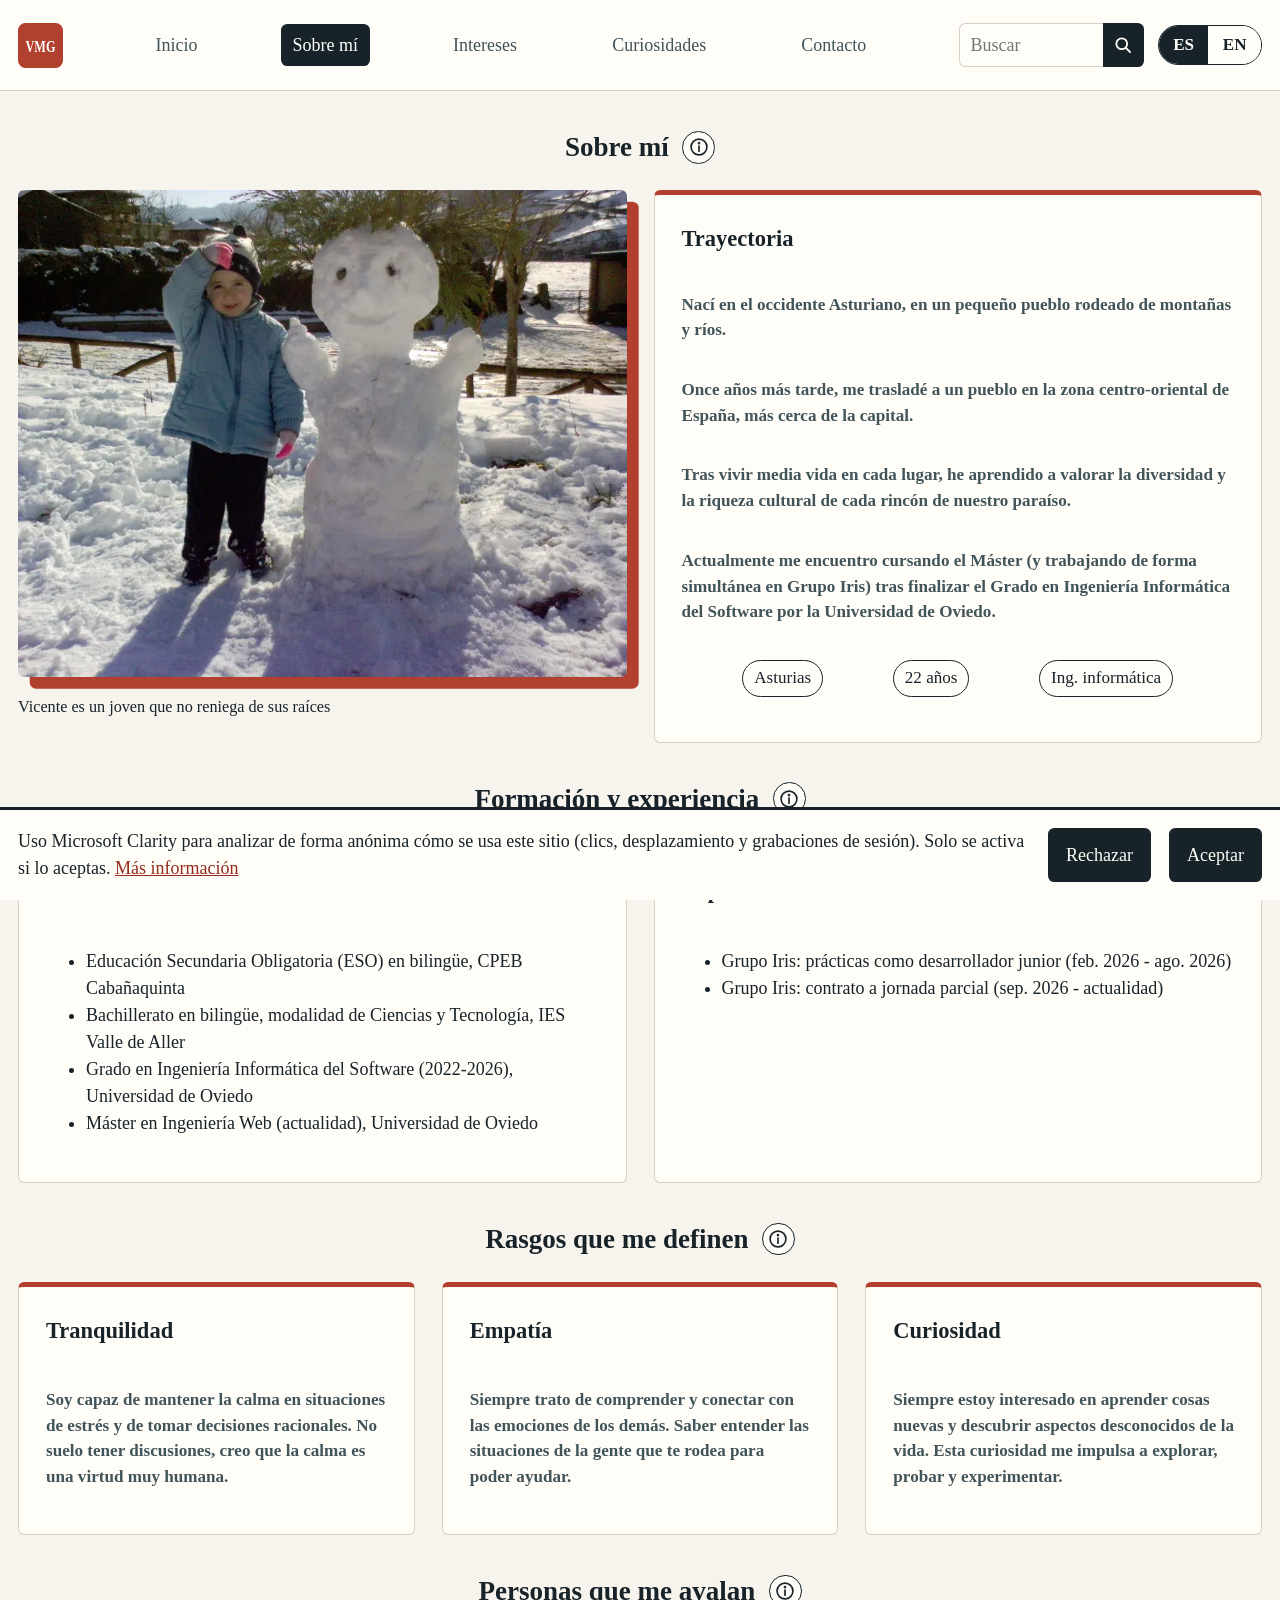
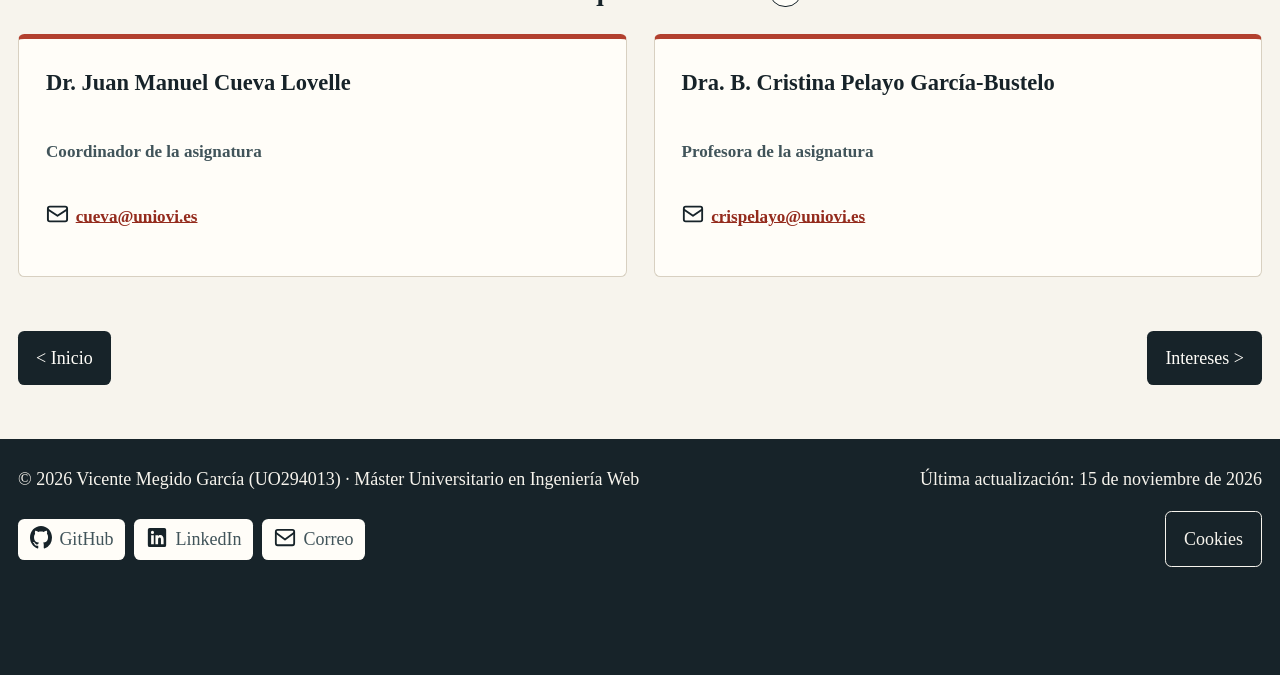
<file: sobre-mi.html>
<!DOCTYPE html>
<html lang="es">
    <head>
        <meta charset="utf-8">
        <meta name="author" content="Vicente Megido García (UO294013)">
        <meta name="description" content="Información personal, formación y valores de Vicente Megido García." data-i18n-content="sobre-mi.descripcion">
        <meta name="keywords" content="sobre mí, trayectoria, formación, experiencia, ingeniería web">
        <meta name="viewport" content="width=device-width, initial-scale=1.0">
        <title data-i18n="sobre-mi.titulo">Sobre mí | Vicente Megido García</title>
        <link rel="icon" type="image/x-icon" href="multimedia/favicon.ico">
        <link rel="stylesheet" href="estilos/layout.css">
        <link rel="stylesheet" href="estilos/estilo.css">
        <noscript><link rel="stylesheet" href="estilos/sin-js.css"></noscript>
        <script src="scripts/textos.js" defer></script>
        <script src="scripts/cookies.js" defer></script>
        <script src="scripts/menu.js" defer></script>
        <script src="scripts/idioma.js" defer></script>
        <script src="scripts/ayuda.js" defer></script>
    </head>
    <body>
        <header data-menu="cerrado">
            <a href="index.html"><img src="multimedia/logo.svg" width="40" height="40" alt="Vicente Megido García - Inicio" data-i18n-alt="menu.logo"></a>
            <button type="button" aria-expanded="false" hidden><img src="multimedia/menu.svg" width="24" height="24" alt=""><span data-i18n="menu.etiqueta">Menú</span></button>
            <nav aria-label="Navegación principal" data-i18n-aria-label="nav.principal">
                <ul>
                    <li><a href="index.html" data-i18n="nav.inicio">Inicio</a></li>
                    <li><a href="sobre-mi.html" aria-current="page" data-i18n="nav.sobre-mi">Sobre mí</a></li>
                    <li><a href="intereses.html" data-i18n="nav.intereses">Intereses</a></li>
                    <li><a href="curiosidades.html" data-i18n="nav.curiosidades">Curiosidades</a></li>
                    <li><a href="contacto.html" data-i18n="nav.contacto">Contacto</a></li>
                </ul>
            </nav>
            <search>
                <form action="buscar.html">
                    <input type="search" name="q" required placeholder="Buscar" title="Buscar" aria-label="Buscar" data-i18n-placeholder="buscar.placeholder" data-i18n-title="buscar.placeholder" data-i18n-aria-label="buscar.placeholder">
                    <button type="submit" aria-label="Buscar" data-i18n-aria-label="buscar.boton"><img src="multimedia/buscar.svg" width="20" height="20" alt=""></button>
                </form>
            </search>
            <fieldset hidden>
                <legend data-i18n="idioma.etiqueta">Idioma</legend>
                <label><input type="radio" name="idioma" value="es" title="Español" aria-label="Español" checked><span>ES</span></label>
                <label><input type="radio" name="idioma" value="en" title="English" aria-label="English"><span>EN</span></label>
            </fieldset>
        </header>
        <main>
            <header>
                <h1 data-i18n="sobre-mi.h2">Sobre mí</h1>
                <button type="button" aria-label="Ayuda sobre esta sección" data-i18n-aria-label="ayuda.abrir" hidden><img src="multimedia/info.svg" width="20" height="20" alt=""></button>
                <dialog aria-label="Ayuda" data-i18n-aria-label="ayuda.titulo">
                    <h2 data-i18n="ayuda.titulo">Ayuda</h2>
                    <p data-i18n="ayuda.sobre-mi">Resumen personal: dónde nací, dónde he vivido y mi trayectoria. Las píldoras son datos rápidos sobre mí.</p>
                    <form method="dialog">
                        <button type="submit" data-i18n="ayuda.cerrar">Cerrar</button>
                    </form>
                </dialog>
            </header>
            <section aria-label="Información personal" data-i18n-aria-label="sobre-mi.sec-personal">
                <figure>
                    <img src="multimedia/retro.webp" width="960" height="768" alt="Foto de Vicente de pequeño" data-i18n-alt="sobre-mi.foto.alt">
                    <figcaption data-i18n="sobre-mi.foto.pie">Vicente es un joven que no reniega de sus raíces</figcaption>
                </figure>
                <article>
                    <h2 data-i18n="sobre-mi.trayectoria.titulo">Trayectoria</h2>
                    <p data-i18n="sobre-mi.trayectoria.p1">Nací en el occidente Asturiano, en un pequeño pueblo rodeado de montañas y ríos.</p>
                    <p data-i18n="sobre-mi.trayectoria.p2">Once años más tarde, me trasladé a un pueblo en la zona centro-oriental de España, más cerca de la capital.</p>
                    <p data-i18n="sobre-mi.trayectoria.p3">Tras vivir media vida en cada lugar, he aprendido a valorar la diversidad y la riqueza cultural de cada rincón de nuestro paraíso.</p>
                    <p data-i18n="sobre-mi.trayectoria.p4">Actualmente me encuentro cursando el Máster (y trabajando de forma simultánea en Grupo Iris) tras finalizar el Grado en Ingeniería Informática del Software por la Universidad de Oviedo.</p>
                    <ul aria-label="Píldoras de información" data-i18n-aria-label="sobre-mi.pildoras">
                        <li data-i18n="sobre-mi.pildora1">Asturias</li>
                        <li data-i18n="sobre-mi.pildora2">22 años</li>
                        <li data-i18n="sobre-mi.pildora3">Ing. informática</li>
                    </ul>
                </article>
            </section>
            <header>
                <h2 data-i18n="sobre-mi.formacion.h2">Formación y experiencia</h2>
                <button type="button" aria-label="Ayuda sobre esta sección" data-i18n-aria-label="ayuda.abrir" hidden><img src="multimedia/info.svg" width="20" height="20" alt=""></button>
                <dialog aria-label="Ayuda" data-i18n-aria-label="ayuda.titulo">
                    <h2 data-i18n="ayuda.titulo">Ayuda</h2>
                    <p data-i18n="ayuda.formacion">Mi formación académica y mi experiencia laboral actual.</p>
                    <form method="dialog">
                        <button type="submit" data-i18n="ayuda.cerrar">Cerrar</button>
                    </form>
                </dialog>
            </header>
            <section aria-label="Formación y experiencia laboral" data-i18n-aria-label="sobre-mi.sec-formacion">
                <article>
                    <h3 data-i18n="sobre-mi.formacion.titulo">Formación</h3>
                    <ul>
                        <li data-i18n="sobre-mi.formacion.eso">Educación Secundaria Obligatoria (ESO) en bilingüe, CPEB Cabañaquinta</li>
                        <li data-i18n="sobre-mi.formacion.bachillerato">Bachillerato en bilingüe, modalidad de Ciencias y Tecnología, IES Valle de Aller</li>
                        <li data-i18n="sobre-mi.formacion.grado">Grado en Ingeniería Informática del Software (2022-2026), Universidad de Oviedo</li>
                        <li data-i18n="sobre-mi.formacion.master">Máster en Ingeniería Web (actualidad), Universidad de Oviedo</li>
                    </ul>
                </article>
                <article>
                    <h3 data-i18n="sobre-mi.experiencia.titulo">Experiencia laboral</h3>
                    <ul>
                        <li data-i18n="sobre-mi.experiencia.practicas">Grupo Iris: prácticas como desarrollador junior (feb. 2026 - ago. 2026)</li>
                        <li data-i18n="sobre-mi.experiencia.contrato">Grupo Iris: contrato a jornada parcial (sep. 2026 - actualidad)</li>
                    </ul>
                </article>
            </section>
            <header>
                <h2 data-i18n="sobre-mi.rasgos.h2">Rasgos que me definen</h2>
                <button type="button" aria-label="Ayuda sobre esta sección" data-i18n-aria-label="ayuda.abrir" hidden><img src="multimedia/info.svg" width="20" height="20" alt=""></button>
                <dialog aria-label="Ayuda" data-i18n-aria-label="ayuda.titulo">
                    <h2 data-i18n="ayuda.titulo">Ayuda</h2>
                    <p data-i18n="ayuda.rasgos">Tres rasgos de mi personalidad, con una breve explicación de cada uno.</p>
                    <form method="dialog">
                        <button type="submit" data-i18n="ayuda.cerrar">Cerrar</button>
                    </form>
                </dialog>
            </header>
            <section aria-label="Rasgos personales" data-i18n-aria-label="sobre-mi.sec-rasgos">
                <article>
                    <h3 data-i18n="sobre-mi.tranquilidad.titulo">Tranquilidad</h3>
                    <p data-i18n="sobre-mi.tranquilidad.texto">Soy capaz de mantener la calma en situaciones de estrés y de tomar decisiones racionales. No suelo tener discusiones, creo que la calma es una virtud muy humana.</p>
                </article>
                <article>
                    <h3 data-i18n="sobre-mi.empatia.titulo">Empatía</h3>
                    <p data-i18n="sobre-mi.empatia.texto">Siempre trato de comprender y conectar con las emociones de los demás. Saber entender las situaciones de la gente que te rodea para poder ayudar.</p>
                </article>
                <article>
                    <h3 data-i18n="sobre-mi.curiosidad.titulo">Curiosidad</h3>
                    <p data-i18n="sobre-mi.curiosidad.texto">Siempre estoy interesado en aprender cosas nuevas y descubrir aspectos desconocidos de la vida. Esta curiosidad me impulsa a explorar, probar y experimentar.</p>
                </article>
            </section>
            <header>
                <h2 data-i18n="sobre-mi.avales.h2">Personas que me avalan</h2>
                <button type="button" aria-label="Ayuda sobre esta sección" data-i18n-aria-label="ayuda.abrir" hidden><img src="multimedia/info.svg" width="20" height="20" alt=""></button>
                <dialog aria-label="Ayuda" data-i18n-aria-label="ayuda.titulo">
                    <h2 data-i18n="ayuda.titulo">Ayuda</h2>
                    <p data-i18n="ayuda.avales">Profesores de la asignatura que pueden dar referencias sobre mí. Pulsa su correo para escribirles.</p>
                    <form method="dialog">
                        <button type="submit" data-i18n="ayuda.cerrar">Cerrar</button>
                    </form>
                </dialog>
            </header>
            <section aria-label="Personas que avalan" data-i18n-aria-label="sobre-mi.sec-avales">
                <article>
                    <h3>Dr. Juan Manuel Cueva Lovelle</h3>
                    <p data-i18n="sobre-mi.avales.coordinador">Coordinador de la asignatura</p>
                    <p><a href="mailto:cueva@uniovi.es"><img src="multimedia/correo.svg" width="20" height="20" alt="">cueva@uniovi.es</a></p>
                </article>
                <article>
                    <h3>Dra. B. Cristina Pelayo García-Bustelo</h3>
                    <p data-i18n="sobre-mi.avales.profesora">Profesora de la asignatura</p>
                    <p><a href="mailto:crispelayo@uniovi.es"><img src="multimedia/correo.svg" width="20" height="20" alt="">crispelayo@uniovi.es</a></p>
                </article>
            </section>
            <nav aria-label="Páginas anterior y siguiente" data-i18n-aria-label="nav.paginas">
                <a rel="prev" href="index.html" data-i18n="nav.inicio">Inicio</a>
                <a rel="next" href="intereses.html" data-i18n="nav.intereses">Intereses</a>
            </nav>
        </main>
        <footer>
            <p data-i18n="pie.copyright">© 2026 Vicente Megido García (UO294013) · Máster Universitario en Ingeniería Web</p>
            <p><span data-i18n="pie.actualizacion">Última actualización:</span> <time datetime="2026-11-15">15 de noviembre de 2026</time></p>
            <nav aria-label="Redes sociales y correo" data-i18n-aria-label="pie.redes">
                <ul>
                    <li><a href="https://github.com/VicenteMG04" target="_blank" rel="noopener noreferrer"><img src="multimedia/github.svg" width="20" height="20" alt="">GitHub</a></li>
                    <li><a href="https://www.linkedin.com/in/vicente-megido-garc%C3%ADa-9a67a934b/" target="_blank" rel="noopener noreferrer"><img src="multimedia/linkedin.svg" width="20" height="20" alt="">LinkedIn</a></li>
                    <li><a href="mailto:vicentemegidogarcia@gmail.com"><img src="multimedia/correo.svg" width="20" height="20" alt=""><span data-i18n="pie.correo">Correo</span></a></li>
                </ul>
            </nav>
        </footer>
    </body>
</html>
</file>
<file: estilos/layout.css>
/*
 * Estructura de mi sitio personal.
 * HTML5 + CSS3 puro.
 * Se utiliza Flexbox para los flujos de una dimensión.
 * Las medidas de tamaño y espacio son relativas: rem, % y fr.
*/

/* Especificidad 000 | 001 | 001 */
*,
*::before,
*::after {
    box-sizing: border-box;
}

/* Especificidad 001 */
html {
    min-width: min(20rem, 100%);
}

/* Especificidad 001 */
body {
    display: flex;
    flex-direction: column;
    min-height: 100vh;
}

/* Especificidad 010: los elementos ocultos con el atributo hidden no deben mostrarse nunca */
[hidden] {
    display: none;
}

/* Especificidad 002 */
body > header {
    display: flex;
    flex-wrap: wrap;
    align-items: center;
    justify-content: space-between;
}

/* Especificidad 003: botón que abre y cierra el menú en pantallas pequeñas */
body > header > button {
    display: inline-flex;
    margin-left: auto;
}

/* Especificidad 003 */
body > header nav {
    flex: 1 1 auto;
}

/* Especificidad 003 */
body > header search {
    flex: 0 1 auto;
}

/* Especificidad 004 | La lupa ocupa toda la altura del campo de búsqueda */
body > header search button {
    align-self: stretch;
}

/* Especificidad 003: logotipo y nombre del sitio */
body > header > a {
    display: flex;
    align-items: center;
}

/* Especificidad 013: sin JavaScript el botón no existe y el menú se ve completo */
body > header > button[hidden] {
    display: none;
}

/* Especificidad 004 */
body > header nav ul {
    display: flex;
    flex-wrap: wrap;
    justify-content: space-evenly;
}

/* Especificidad 004 */
body > header search form {
    display: flex;
    align-items: stretch;
}

/* Especificidad 003: interruptor de idioma en forma de píldora */
body > header fieldset {
    display: inline-flex;
    overflow: hidden;
}

/* Especificidad 014: sin JavaScript el interruptor no se ve, pero conserva su espacio para evitar saltos de diseño */
body > header fieldset[hidden] {
    display: inline-flex;
    visibility: hidden;
}

/* Especificidad 004 */
body > header fieldset label {
    position: relative;
}

/* Especificidad 004: el botón de radio real queda superpuesto e invisible (sigue siendo accesible) */
body > header fieldset input {
    position: absolute;
    inset: 0;
    width: 100%;
    margin: 0;
    opacity: 0;
}

/* Especificidad 005 */
body > header fieldset label span {
    display: block;
}

/* Especificidad 002: cabecera de cada título principal con su botón de ayuda */
main > header {
    display: flex;
    align-items: center;
    justify-content: center;
}

/* Especificidad 003: el botón de ayuda no se encoge ni salta de línea */
main > header > button {
    flex-shrink: 0;
}

/* Especificidad 003 */
main > header > button[hidden] {
    display: inline-block;
    visibility: hidden;
}

/* Especificidad 002 */
nav a {
    display: block;
}

/* Especificidad 001 | 001 | 001 */
h1,
h2,
h3 {
    justify-self: center;
}

/* Especificidad 011 */
ul[aria-label] {
    display: flex;
    flex-wrap: wrap;
    justify-content: space-evenly;
}

/* Especificidad 001 */
main {
    flex: 1;
    width: min(100% - 2rem, 72rem);
}

/* Especificidad 002 */
main > section {
    display: flex;
    flex-wrap: wrap;
    align-items: stretch;
}

/* Especificidad 003 | 003 | 003 */
main > section > article,
main > section > figure,
main > section > form {
    flex: 1 1 18rem;
    min-width: 0;
}

/* Especificidad 002 */
main > nav {
    display: flex;
    flex-wrap: wrap;
    justify-content: space-between;
}

/* Especificidad 012: si solo hay enlace "siguiente", se alinea a la derecha */
main > nav a[rel="next"] {
    margin-left: auto;
}

/* Especificidad 001 */
label {
    display: block;
}

/* Especificidad 001 */
figcaption {
    justify-self: center;
}

/* Especificidad 002 */
figure img {
    width: 100%;
}

/* Especificidad 004: en las tarjetas de intereses todas las fotos tienen la misma proporción */
main > section > article > figure img {
    aspect-ratio: 4 / 3;
    object-fit: cover;
}

/* Especificidad 002: icono decorativo dentro de un enlace */
a > img {
    display: inline-block;
    width: 1.25rem;
    height: 1.25rem;
    vertical-align: text-bottom;
}

/* Especificidad 001 | 001 */
input,
textarea {
    width: 100%;
    max-height: 20rem;
}

/* Especificidad 003 */
body > header search input {
    width: 8rem;
}

/* Especificidad 001 */
textarea {
    min-height: 9rem;
}

/* Especificidad 003 */
main > section > article {
    display: flex;
    flex-direction: column;
}

/* Especificidad 004 | 001 */
main > section > article > a,
button {
    display: inline-block;
    align-self: center;
}

/* Especificidad 001 | 001 */
img,
video {
    display: block;
    max-width: 100%;
    height: auto;
}

/* Especificidad 001 | 001 */
video,
audio {
    width: 100%;
}

/* Especificidad 003 */
main > section > form {
    display: flex;
    flex-direction: column;
}

/* Especificidad 004: se reserva la altura del mensaje de resultados para evitar saltos de diseño */
main > section > article > output {
    display: block;
    min-height: 1.5rem;
}

/* Especificidad 003 */
main > section > article > ol {
    padding-left: 1.25rem;
}

/* Especificidad 001 */
footer {
    display: flex;
    flex-wrap: wrap;
    align-items: center;
    justify-content: space-between;
}

/* Especificidad 003 */
footer nav ul {
    display: flex;
    flex-wrap: wrap;
}

/* Especificidad 002 | Pantallas anchas: el menú permanece visible al desplazarse y no hace falta el botón */
@media (min-width: 48rem) {
    body > header {
        position: sticky;
        top: 0;
        z-index: 1;
    }

    body > header > button:not([hidden]) {
        display: none;
    }
}

/* Pantallas pequeñas: navegación, buscador e idioma se apilan y se pliegan tras el botón de menú */
@media (max-width: 47.99rem) {
    body > header > nav,
    body > header > search {
        flex: 1 1 100%;
    }

    body > header nav ul {
        flex-direction: column;
    }

    body > header search form input {
        flex: 1;
        width: auto;
    }

    body > header[data-menu="cerrado"] > nav,
    body > header[data-menu="cerrado"] > search,
    body > header[data-menu="cerrado"] > fieldset {
        display: none;
    }
}

/* Especificidad 002 | Aviso de cookies: fijo en el borde inferior de la ventana */
body > aside {
    position: fixed;
    right: 0;
    bottom: 0;
    left: 0;
    z-index: 2;
    display: flex;
    flex-wrap: wrap;
    align-items: center;
    gap: 1rem;
    padding: 1rem max(1rem, calc((100% - 72rem) / 2));
}

/* Especificidad 012 | display:flex anularía el atributo hidden */
body > aside[hidden] {
    display: none;
}

/* Especificidad 003 */
body > aside p {
    flex: 1 1 20rem;
    margin: 0;
}
</file>
<file: estilos/estilo.css>
/*
 * Tema común del sitio personal.
 * Paleta: tinta #172329 sobre papel #f7f4ed (contraste aproximado 13:1).
 * Rojo coral #b2402f: 5,2:1 sobre papel, 5,6:1 sobre blanco y 5,6:1 como fondo de texto blanco (WCAG AA); se usa en bordes, fondos y focos.
 * Rojo para texto #942b1d: 7,9:1 sobre blanco y 7,3:1 sobre papel (WCAG AAA); se usa en enlaces y en el asterisco de campo obligatorio.
 * No se utilizan clases ni identificadores: la cascada parte de HTML5.
*/

/* Especificidad 010 */
:root {
    --tinta: #172329;
    --texto-secundario: #41545a;
    --papel: #f7f4ed;
    --blanco: #fffdf8;
    --coral: #b2402f;
    --coral-texto: #942b1d;
    --borde: #d8d0c1;
    --espacio: 1.5rem;
    --radio: .35rem;
}

/* Especificidad 001 | Tamaño base de 18 px que crece muy poco en monitores grandes (21 px a partir de 2560 px).
   Si el usuario cambia el tamaño de letra del navegador, el mínimo (1.125rem) lo respeta. */
html {
    font-size: clamp(1.125rem, .884rem + .268vw, 1.3125rem);
}

/* Especificidad 001 | Solo se anima el desplazamiento si el usuario no pide reducir movimiento */
@media (prefers-reduced-motion: no-preference) {
    html {
        scroll-behavior: smooth;
    }
}

/* Especificidad 001 */
body {
    margin: 0;
    background: var(--papel);
    color: var(--tinta);
    font-family: Georgia, "Times New Roman", serif;
    line-height: 1.5;
}

/* Especificidad 001 */
a {
    color: var(--coral-texto);
    background: var(--blanco);
}

/* Especificidad 011 */
a:hover {
    color: var(--tinta);
    background: var(--blanco);
}

/* Especificidad 002 */
body > header {
    gap: .75rem;
    padding: 1.25rem max(1rem, calc((100% - 72rem) / 2));
    border-bottom: 1px solid var(--borde);
    background: var(--blanco);
    color: var(--tinta);
}

/* Especificidad 003 | Logotipo: enlace a la portada */
body > header > a {
    background: var(--blanco);
    color: var(--tinta);
}

/* Especificidad 004 */
body > header > a > img {
    width: 2.5rem;
    height: 2.5rem;
    margin-right: 0;
}

/* Especificidad 003 | Botón de menú (hamburguesa) */
body > header > button {
    align-items: center;
    gap: .5rem;
    padding: .4rem .75rem .4rem .5rem;
    border: 1px solid var(--tinta);
    background: var(--blanco);
    color: var(--tinta);
    font-weight: 700;
}

/* Especificidad 013 */
body > header > button:hover,
body > header > button:focus-visible {
    border-color: var(--coral);
    background: var(--papel);
    color: var(--tinta);
}

/* Especificidad 004 */
body > header nav ul {
    gap: .25rem;
    margin: 0;
    padding: 0;
    list-style: none;
}

/* Especificidad 004 | Botón de lupa del buscador */
body > header search button {
    padding: .4rem .6rem;
    border-radius: 0 var(--radio) var(--radio) 0;
}

/* Especificidad 003 */
body > header search input {
    margin-top: 0;
    padding: .4rem .6rem;
    border-right: 0;
    border-radius: var(--radio) 0 0 var(--radio);
    font-size: 1rem;
}

/* Especificidad 014 | El foco del buscador se dibuja alrededor del conjunto campo + lupa, no solo del campo */
body > header search input:focus-visible,
body > header search button:focus-visible {
    outline: none;
}

/* Especificidad 024 */
body > header search form:focus-within {
    border-radius: var(--radio);
    outline: .2rem solid var(--coral);
    outline-offset: .2rem;
}

/* Especificidad 003 | Interruptor de idioma ES / EN */
body > header fieldset {
    margin: 0;
    padding: 0;
    border: 1px solid var(--tinta);
    border-radius: 99rem;
    background: var(--blanco);
    color: var(--tinta);
    font-size: .95rem;
    font-weight: 700;
}

/* Especificidad 004 | Leyenda del grupo de idioma: la leen los lectores de pantalla pero no se ve */
body > header fieldset legend {
    position: absolute;
    width: 1px;
    height: 1px;
    overflow: hidden;
    clip-path: inset(50%);
    white-space: nowrap;
}

/* Especificidad 005 */
body > header fieldset label span {
    padding: .35rem .8rem;
    background: var(--blanco);
    color: var(--tinta);
    cursor: pointer;
}

/* Especificidad 006 | La opción activa se rellena; la tecla Tab muestra el foco sobre la píldora */
body > header fieldset input:checked + span {
    background: var(--tinta);
    color: var(--blanco);
}

body > header fieldset input:focus-visible + span {
    outline: .2rem solid var(--coral);
    outline-offset: -.2rem;
}

/* Especificidad 002 | Título principal con botón de ayuda (i) */
main > header {
    gap: .75rem;
}

/* Especificidad 003 */
main > header > button {
    display: inline-flex;
    padding: .3rem;
    border: 1px solid var(--tinta);
    border-radius: 50%;
    background: var(--blanco);
    color: var(--tinta);
}

/* Especificidad 013 */
main > header > button:hover,
main > header > button:focus-visible {
    border-color: var(--coral);
    background: var(--papel);
    color: var(--tinta);
}

/* Especificidad 001 | Ventana de ayuda (diálogo nativo) */
dialog {
    max-width: min(32rem, calc(100% - 2rem));
    padding: var(--espacio);
    border-style: solid;
    border-width: .3rem 1px 1px;
    border-color: var(--coral) var(--borde) var(--borde);
    border-radius: var(--radio);
    background: var(--blanco);
    color: var(--tinta);
}

/* Especificidad 011 */
dialog::backdrop {
    background: rgba(23, 35, 41, .55);
    color: var(--blanco);
}

/* Especificidad 002 */
dialog h2 {
    margin-bottom: .5rem;
}

/* Especificidad 002 */
dialog form {
    text-align: right;
}

/* Especificidad 011 */
mark {
    background: var(--papel);
    color: var(--tinta);
    border-bottom: .15rem solid var(--coral);
}

/* Especificidad 003 */
main > section > article > ol li {
    margin-bottom: 1rem;
}

/* Especificidad 004 */
main > section > article > ol p {
    margin: .25rem 0 0;
    background: var(--blanco);
    color: var(--texto-secundario);
}

/* Especificidad 002 */
nav a {
    padding: .4rem .65rem;
    border-radius: var(--radio);
    color: var(--texto-secundario);
    background: var(--blanco);
    text-decoration: none;
}

/* Especificidad 012 | 012 | 012 */
nav a:hover,
nav a:focus-visible,
nav a[aria-current="page"] {
    background: var(--tinta);
    color: var(--blanco);
}

/* Especificidad 001 | 001 | 001 */
h1,
h2,
h3 {
    line-height: 1.5;
}

/* Especificidad 001 */
main {
    margin-inline: auto;
    padding-block: 2rem 3rem;
}

/* Especificidad 001 */
h1 {
    margin-top: 0;
    font-size: 1.5rem;
}

/* Especificidad 001 */
h2 {
    margin-top: 0;
    font-size: 1.25rem;
}

/* Especificidad 003 | Títulos de bloque junto a su botón de ayuda: sin márgenes para que queden alineados */
main > header > h1,
main > header > h2 {
    margin: 0;
    font-size: 1.5rem;
    text-align: center;
}

/* Especificidad 002 */
main > header {
    margin-bottom: 1.25rem;
}

/* Especificidad 001 */
h3 {
    margin-top: 0;
    font-size: 1.25rem;
}

/* Especificidad 002 */
main > section {
    gap: 1.5rem;
}

/* Especificidad 003 */
main > section + section {
    margin-top: 3rem;
}

/* Especificidad 002 */
main > nav {
    gap: 1rem;
    margin-top: 1rem;
}

/* Especificidad 013 | 013: signos < y > decorativos que indican la dirección de los enlaces anterior/siguiente */
main > nav a[rel="prev"]::before {
    content: "<\00a0";
}

main > nav a[rel="next"]::after {
    content: "\00a0>";
}

/* Especificidad 003 | Enlaces anterior/siguiente con el mismo aspecto que los botones del resto del sitio */
main > nav a {
    padding: .75rem 1rem;
    background: var(--tinta);
    color: var(--blanco);
}

/* Especificidad 013 */
main > nav a:hover,
main > nav a:focus-visible {
    background: var(--coral);
    color: var(--blanco);
}

/* Especificidad 004 */
main > section > article > a {
    margin-top: auto;
}

/* Especificidad 004 */
main > section > article > p {
    color: var(--texto-secundario);
    background: var(--blanco);
    font-size: .95rem;
    font-weight: 700;
}

/* Especificidad 003 */
main > section > article details {
    padding-block: .75rem;
    border-bottom: 1px solid var(--borde);
}

/* Especificidad 004 | Separación entre el vídeo y su descripción */
main > section > article video + details {
    margin-top: 1rem;
}

/* Especificidad 004 */
main > section > article summary {
    font-weight: 700;
    cursor: pointer;
}

/* Especificidad 004 */
main > section > article details > p {
    margin-block: .5rem 0;
    background: var(--blanco);
    color: var(--texto-secundario);
}

/* Especificidad 001 | Aparición suave del diálogo de ayuda (solo si el usuario no pide reducir movimiento) */
@media (prefers-reduced-motion: no-preference) {
    dialog[open] {
        animation: aparecer .3s ease-out;
    }
}

@keyframes aparecer {
    from {
        opacity: 0;
        transform: translateY(-.5rem);
    }
}

/* Especificidad 003 */
main > section > article dt {
    margin-top: 1rem;
    font-weight: 700;
}

/* Especificidad 003 */
main > section > article dd {
    margin-left: 0;
    background: var(--blanco);
    color: var(--texto-secundario);
}

/* Especificidad 001 */
figure {
    margin: 0;
}

/* Especificidad 002 | 001 */
figure img,
video {
    border-radius: var(--radio);
    box-shadow: .65rem .65rem 0 var(--coral);
}

/* Especificidad 001 */
figcaption {
    margin-top: 1rem;
    margin-bottom: 1.5rem;
    font-size: .9rem;
}

/* Especificidad 003 */
main > section > article {
    margin-bottom: 2rem;
    padding: var(--espacio);
    border-left: 1px solid var(--borde);
    border-right: 1px solid var(--borde);
    border-bottom: 1px solid var(--borde);
    border-top: .3rem solid var(--coral);
    border-radius: var(--radio);
    background: var(--blanco);
    color: var(--tinta);
}

/* Especificidad 004 | 001 */
main > section > article > a,
button {
    padding: .75rem 1rem;
    border: 0;
    border-radius: var(--radio);
    background: var(--tinta);
    color: var(--blanco);
    font: inherit;
    text-decoration: none;
    cursor: pointer;
}

/* Especificidad 014 | 014 | 011 | 011 */
main > section > article > a:hover,
main > section > article > a:focus-visible,
button:hover,
button:focus-visible {
    background: var(--coral);
    color: var(--blanco);
}

/* Especificidad 011 */
ul[aria-label] {
    gap: .5rem;
    padding: 0;
    list-style: none;
}

/* Especificidad 012 */
ul[aria-label] li {
    padding: .25rem .6rem;
    border: 1px solid var(--tinta);
    border-radius: 99rem;
    font-size: .95rem;
}

/* Especificidad 003 */
main > section > form {
    margin-bottom: 2rem;
    padding: var(--espacio);
    border: 1px solid var(--borde);
    border-radius: var(--radio);
    background: var(--blanco);
    color: var(--tinta);
    gap: 1rem;
}

/* Especificidad 004 */
main > section > form > p {
    margin: 0;
    background: var(--blanco);
    color: var(--texto-secundario);
    font-size: .95rem;
}

/* Especificidad 004 | Asterisco de campo obligatorio */
label > span[aria-hidden="true"] {
    background: var(--blanco);
    color: var(--coral-texto);
}

/* Especificidad 004 | El aviso de envío solo se muestra cuando tiene contenido */
main > section > form > output {
    padding: .75rem;
    border-left: .3rem solid var(--coral);
    background: var(--papel);
    color: var(--tinta);
}

/* Especificidad 014 */
main > section > form > output:empty {
    display: none;
}

/* Especificidad 001 */
label {
    font-weight: 700;
}

/* Especificidad 001 | 001 */
input,
textarea {
    margin-top: .35rem;
    padding: .75rem;
    border: 1px solid var(--borde);
    border-radius: var(--radio);
    background: var(--blanco);
    color: var(--tinta);
    font: inherit;
}

/* Especificidad 001 */
textarea {
    resize: vertical;
}

/* Especificidad 006 | Enlaces sueltos (correos, perfiles y resultados de búsqueda) con una altura mínima de 24 px */
main > section > article > p > a,
main > section > article dd > a,
main > section > article > ol > li > a {
    display: inline-block;
    padding-block: .2rem;
}

/* Especificidad 002 | Icono decorativo delante del texto del enlace */
a > img {
    margin-right: .4rem;
}

/* Especificidad 001 */
footer {
    gap: 1rem;
    margin-top: auto;
    padding: 1.5rem max(1rem, calc((100% - 72rem) / 2));
    background: var(--tinta);
    color: var(--papel);
}

/* Especificidad 002 */
footer p {
    margin: 0;
}

/* Especificidad 003 */
footer nav ul {
    gap: .5rem;
    margin: 0;
    padding: 0;
    list-style: none;
}

/* Especificidad 014 | 014: en el pie el fondo es oscuro, el estado activo usa coral */
footer nav a:hover,
footer nav a:focus-visible {
    background: var(--coral);
    color: var(--blanco);
}

/* Especificidad 011 | En el pie (fondo oscuro) el foco usa el color papel: el coral no llega a 3:1 sobre tinta */
footer :focus-visible {
    outline-color: var(--papel);
}

/* Especificidad 010 */
:focus-visible {
    outline: .2rem solid var(--coral);
    outline-offset: .2rem;
}

/* Especificidad 003 | Pantallas pequeñas: enlaces del menú con mayor área táctil */
@media (max-width: 47.99rem) {
    body > header nav a {
        padding: .75rem;
    }
}

/* Especificidad 002 | Aviso de cookies (tinta sobre blanco, contraste aproximado 15:1) */
body > aside {
    border-top: .2rem solid var(--tinta);
    background: var(--blanco);
    color: var(--tinta);
}

/* Especificidad 003 | Botón del pie para cambiar la decisión: contorno claro sobre fondo oscuro */
footer button {
    border: .1rem solid var(--papel);
    background: transparent;
    color: var(--papel);
}

/* Especificidad 003 | Mientras el aviso de cookies está visible (fijo abajo), el pie deja hueco para no quedar tapado */
body > aside:not([hidden]) + footer {
    padding-bottom: 6rem;
}

/* Pantallas táctiles: botones, interruptor de idioma y desplegables con área de pulsación de al menos 2,75rem */
@media (pointer: coarse) {
    body > header > button,
    main > header > button,
    body > header search button {
        min-width: 2.75rem;
        min-height: 2.75rem;
    }

    body > header fieldset label > span {
        padding: .6rem 1rem;
    }

    main > section > article summary {
        padding-block: .5rem;
    }

    footer nav a {
        padding: .65rem .85rem;
    }
}

@media (max-width: 47.99rem) {
    body > aside:not([hidden]) ~ footer {
        padding-bottom: 14rem;
    }
}
</file>
<file: estilos/sin-js.css>
/*
 * Solo se carga si el navegador no ejecuta JavaScript (<noscript>).
 * En pantallas pequeñas el HTML parte con el menú plegado (data-menu="cerrado") para evitar saltos de diseño;
 * sin JavaScript no habría botón para abrirlo, así que aquí se muestra siempre completo.
*/

/* Especificidad 023 */
body > header[data-menu="cerrado"] > nav,
body > header[data-menu="cerrado"] > search {
    display: block;
}
</file>
